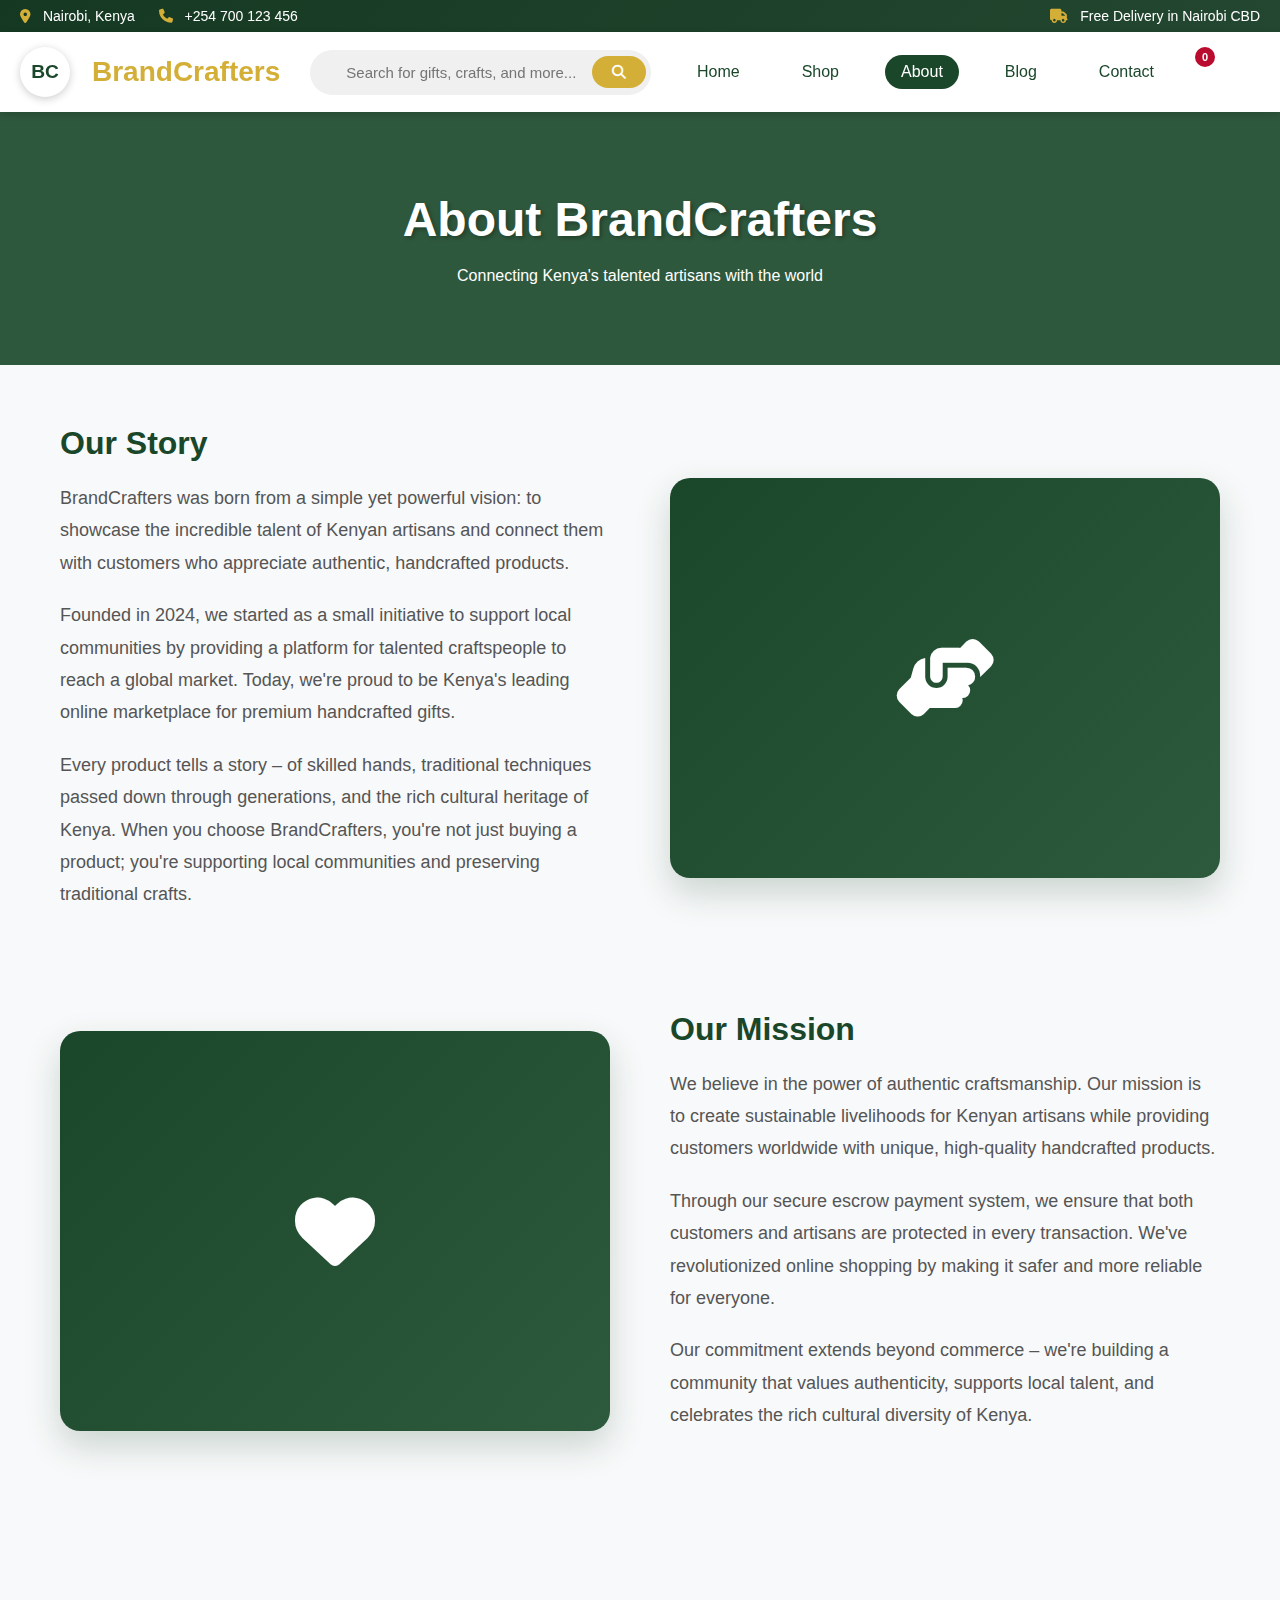
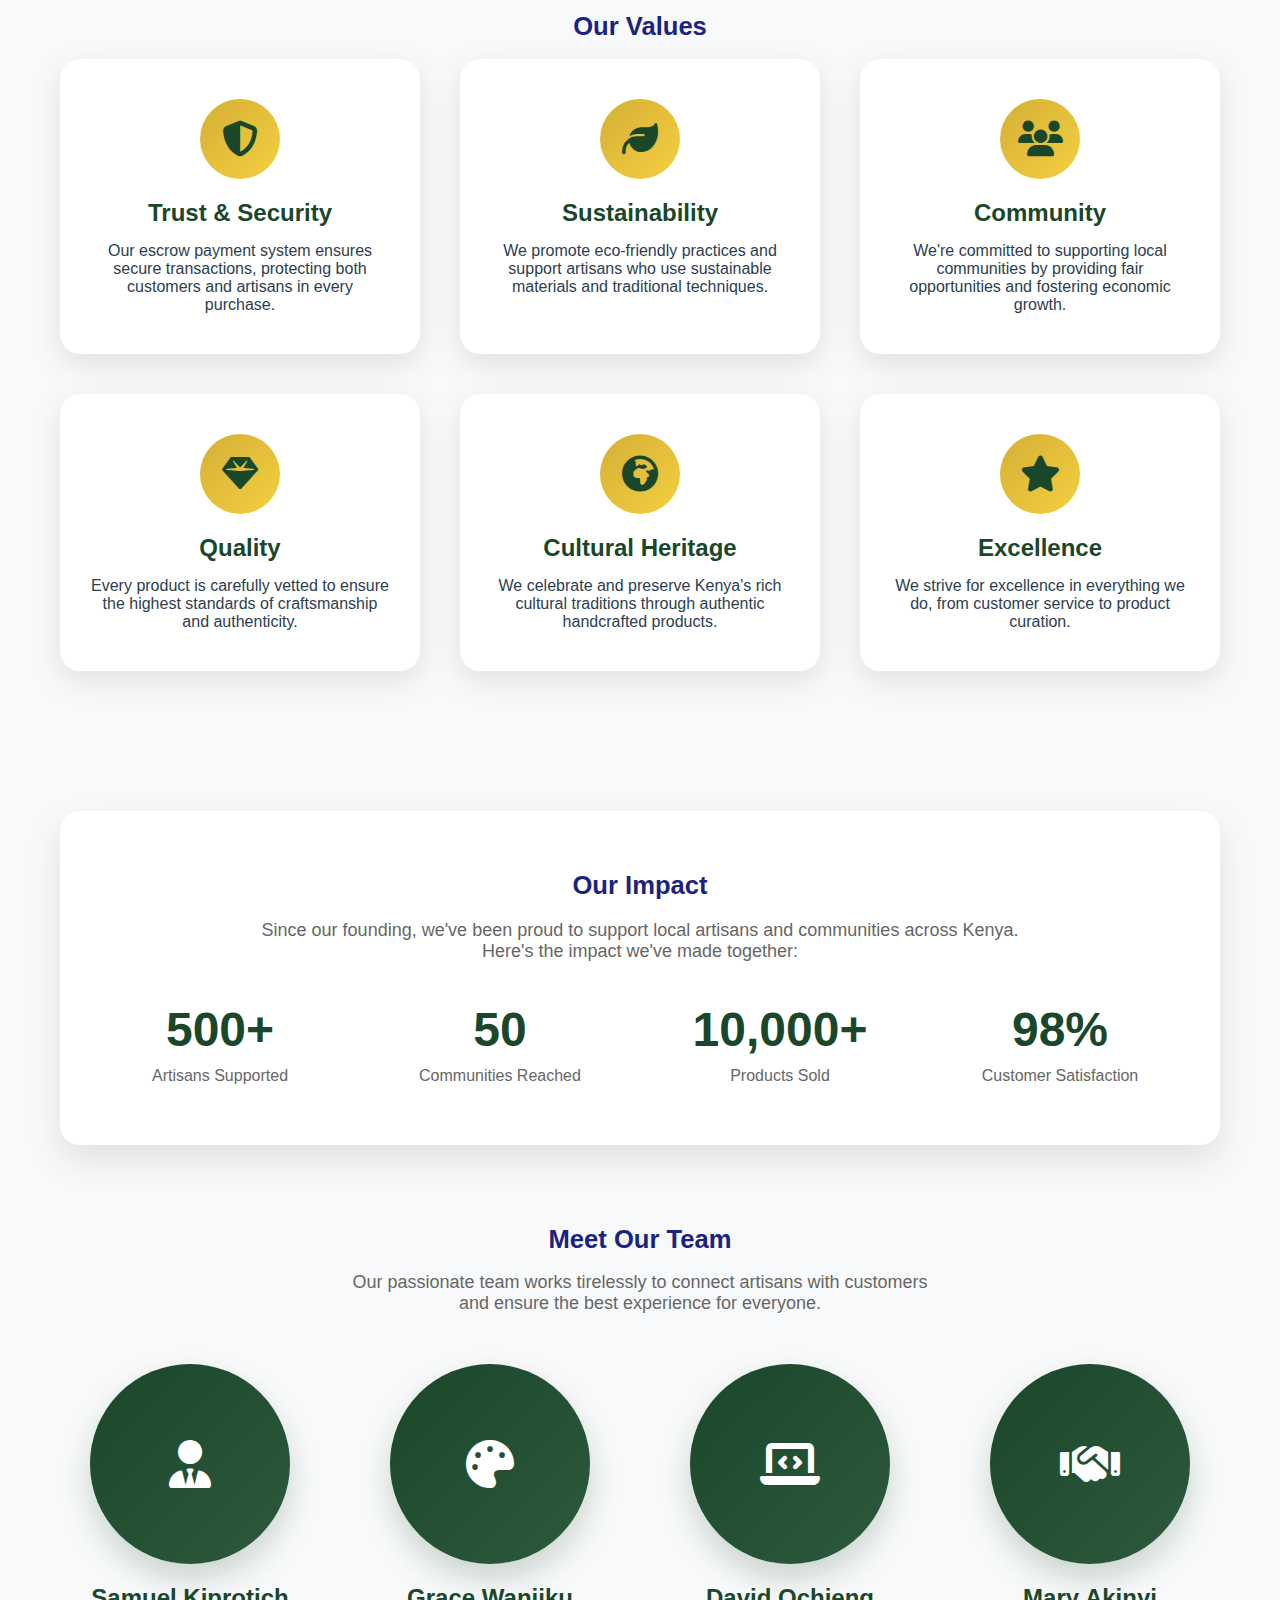
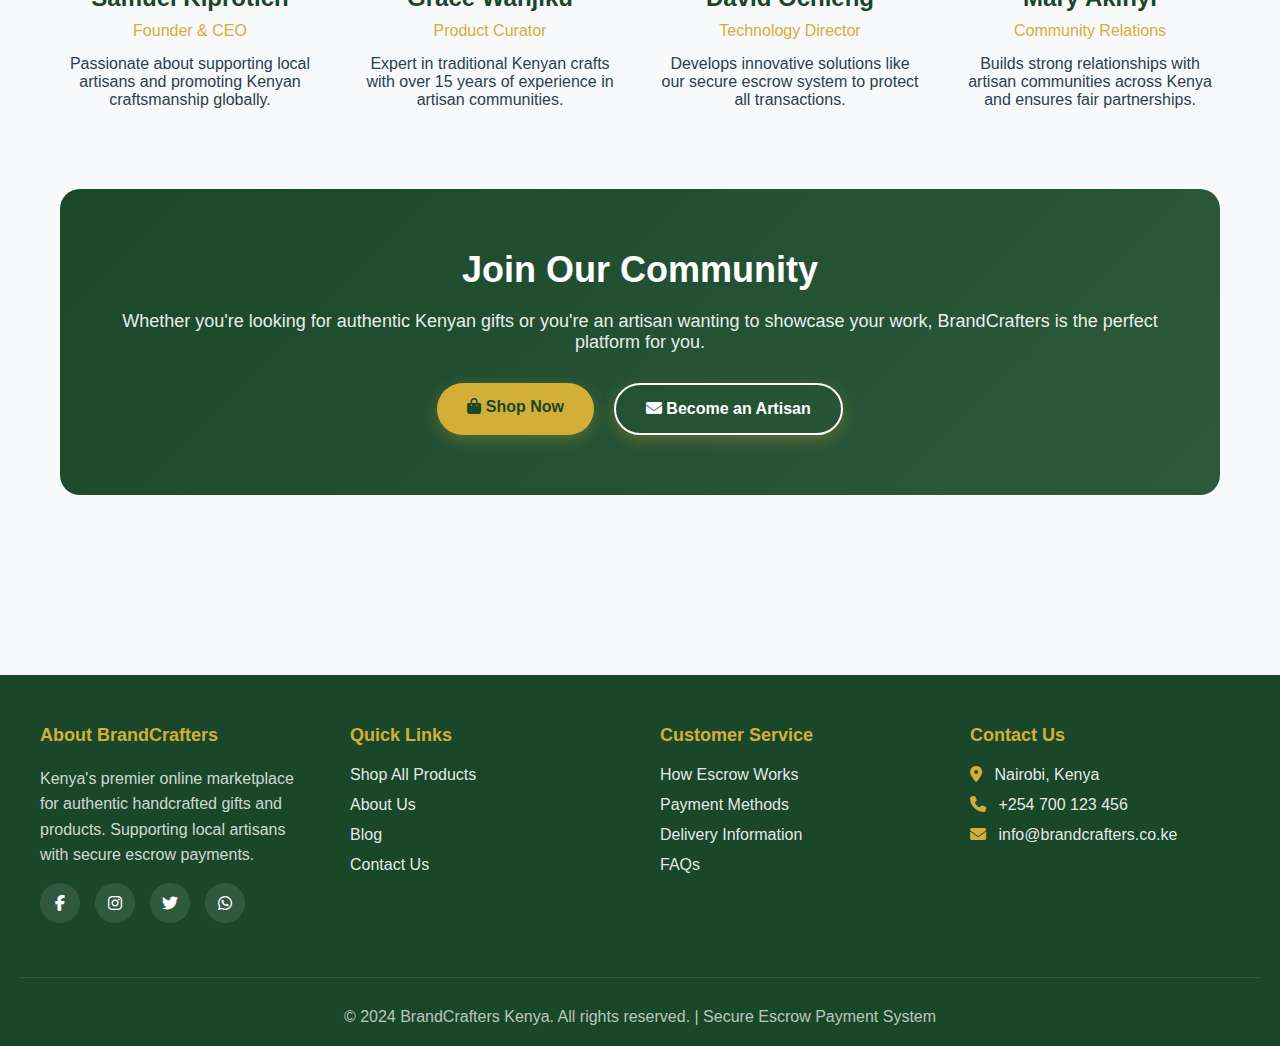
<file: about.html>
<!DOCTYPE html>
<html lang="en">
  <head>
    <meta charset="UTF-8" />
    <meta name="viewport" content="width=device-width, initial-scale=1.0" />
    <meta
      name="description"
      content="Learn about BrandCrafters - Kenya's premier marketplace for authentic handcrafted gifts and products"
    />
    <meta name="theme-color" content="#1a472a" />

    <!-- Performance optimizations -->
    <link rel="preconnect" href="https://cdnjs.cloudflare.com" crossorigin />
    <link rel="dns-prefetch" href="//cdnjs.cloudflare.com" />
    <link
      rel="preload"
      href="https://cdnjs.cloudflare.com/ajax/libs/font-awesome/6.4.0/css/all.min.css"
      as="style"
      onload="this.onload=null;this.rel='stylesheet'"
    />
    <noscript
      ><link
        rel="stylesheet"
        href="https://cdnjs.cloudflare.com/ajax/libs/font-awesome/6.4.0/css/all.min.css"
    /></noscript>

    <title>About Us - BrandCrafters Kenya</title>
    <link rel="stylesheet" href="styles.css" />

    <style>
      * {
        margin: 0;
        padding: 0;
        box-sizing: border-box;
      }

      :root {
        --primary-green: #1a472a;
        --secondary-gold: #d4af37;
        --kenyan-red: #ba0c2f;
        --light-bg: #f8f9fa;
        --dark-text: #2c3e50;
        --border-color: #e0e0e0;
      }

      body {
        font-family: "Segoe UI", Tahoma, Geneva, Verdana, sans-serif;
        background-color: var(--light-bg);
        color: var(--dark-text);
        overflow-x: hidden;
      }

      /* Header */
      header {
        background: linear-gradient(135deg, var(--primary-green), #2d5a3d);
        color: #fff;
        box-shadow: 0 2px 10px rgba(0, 0, 0, 0.1);
        position: sticky;
        top: 0;
        z-index: 1000;
      }

      .top-bar {
        background: rgba(0, 0, 0, 0.2);
        padding: 8px 0;
        font-size: 14px;
      }

      .top-bar .container {
        display: flex;
        justify-content: space-between;
        align-items: center;
        max-width: 1400px;
        margin: 0 auto;
        padding: 0 20px;
      }

      .top-bar i {
        color: var(--secondary-gold);
        margin-right: 8px;
      }

      nav {
        padding: 15px 0;
        background: white;
      }

      .nav-container {
        display: flex;
        justify-content: space-between;
        align-items: center;
        max-width: 1400px;
        margin: 0 auto;
        padding: 0 20px;
      }

      .nav-menu {
        display: flex;
        gap: 30px;
        align-items: center;
      }

      .nav-menu a {
        color: var(--primary-green);
        text-decoration: none;
        font-weight: 500;
        padding: 8px 16px;
        border-radius: 20px;
        transition: all 0.3s;
      }

      .nav-menu a:hover,
      .nav-menu a.active {
        background: var(--primary-green);
        color: white;
      }

      .logo {
        display: flex;
        align-items: center;
        font-size: 28px;
        font-weight: bold;
        color: var(--secondary-gold);
        text-decoration: none;
        gap: 12px;
      }

      .logo-icon {
        width: 50px;
        height: 50px;
        background: white;
        border-radius: 50%;
        display: flex;
        align-items: center;
        justify-content: center;
        font-weight: bold;
        color: var(--primary-green);
        box-shadow: 0 2px 8px rgba(0, 0, 0, 0.2);
      }

      .search-bar {
        flex: 1;
        max-width: 600px;
        margin: 0 30px;
        position: relative;
      }

      .search-bar input {
        width: 100%;
        padding: 12px 50px 12px 20px;
        border: none;
        border-radius: 25px;
        font-size: 15px;
        outline: none;
      }

      .search-bar .search-btn {
        position: absolute;
        right: 5px;
        top: 50%;
        transform: translateY(-50%);
        background: var(--secondary-gold);
        border: none;
        padding: 8px 20px;
        border-radius: 20px;
        cursor: pointer;
        color: white;
        transition: all 0.3s ease;
        font-size: 14px;
      }

      .nav-icons {
        display: flex;
        gap: 25px;
        align-items: center;
      }

      .nav-icon {
        position: relative;
        cursor: pointer;
        color: white;
        font-size: 20px;
        transition: color 0.3s;
      }

      .nav-icon:hover {
        color: var(--secondary-gold);
      }

      .badge {
        position: absolute;
        top: -8px;
        right: -10px;
        background: var(--kenyan-red);
        color: white;
        border-radius: 50%;
        width: 20px;
        height: 20px;
        display: flex;
        align-items: center;
        justify-content: center;
        font-size: 11px;
        font-weight: bold;
      }

      .container {
        max-width: 1400px;
        margin: 0 auto;
        padding: 0 20px;
      }

      /* Footer */
      footer {
        background: var(--primary-green);
        color: white;
        padding: 50px 20px 20px;
        margin-top: 60px;
      }

      .footer-grid {
        display: grid;
        grid-template-columns: repeat(auto-fit, minmax(250px, 1fr));
        gap: 40px;
        max-width: 1400px;
        margin: 0 auto 30px;
      }

      .footer-section h4 {
        color: var(--secondary-gold);
        margin-bottom: 20px;
        font-size: 18px;
      }

      .footer-section ul {
        list-style: none;
      }

      .footer-section ul li {
        margin-bottom: 12px;
      }

      .footer-section a {
        color: rgba(255, 255, 255, 0.8);
        text-decoration: none;
        transition: color 0.3s;
      }

      .footer-section a:hover {
        color: var(--secondary-gold);
      }

      .social-icons {
        display: flex;
        gap: 15px;
        margin-top: 15px;
      }

      .social-icon {
        width: 40px;
        height: 40px;
        background: rgba(255, 255, 255, 0.1);
        border-radius: 50%;
        display: flex;
        align-items: center;
        justify-content: center;
        cursor: pointer;
        transition: all 0.3s;
      }

      .social-icon:hover {
        background: var(--secondary-gold);
        transform: translateY(-3px);
      }

      .footer-bottom {
        text-align: center;
        padding-top: 30px;
        border-top: 1px solid rgba(255, 255, 255, 0.1);
        color: rgba(255, 255, 255, 0.7);
      }

      /* About page specific styles */
      .about-hero {
        background: linear-gradient(
            rgba(26, 71, 42, 0.9),
            rgba(26, 71, 42, 0.9)
          ),
          url('data:image/svg+xml,<svg xmlns="http://www.w3.org/2000/svg" viewBox="0 0 1200 600"><rect fill="%23e8f5e8" width="1200" height="600"/><path fill="%23d4edda" d="M0,600L40,583.3C80,567,160,533,240,508.3C320,483,400,467,480,458.3C560,450,640,450,720,441.7C800,433,880,417,960,408.3C1040,400,1120,400,1160,400L1200,400L1200,600L1160,600C1120,600,1040,600,960,600C880,600,800,600,720,600C640,600,560,600,480,600C400,600,320,600,240,600C160,600,80,600,40,600L0,600Z"/></svg>');
        background-size: cover;
        padding: 80px 20px;
        text-align: center;
        color: white;
      }

      .about-hero h1 {
        font-size: 48px;
        margin-bottom: 20px;
        text-shadow: 2px 2px 4px rgba(0, 0, 0, 0.3);
      }

      .about-content {
        max-width: 1200px;
        margin: 0 auto;
        padding: 60px 20px;
      }

      .about-grid {
        display: grid;
        grid-template-columns: 1fr 1fr;
        gap: 60px;
        margin-bottom: 80px;
        align-items: center;
      }

      .about-text h2 {
        color: var(--primary-green);
        font-size: 32px;
        margin-bottom: 20px;
      }

      .about-text p {
        font-size: 18px;
        line-height: 1.8;
        color: #555;
        margin-bottom: 20px;
      }

      .about-image {
        background: linear-gradient(135deg, var(--primary-green), #2d5a3d);
        border-radius: 20px;
        height: 400px;
        display: flex;
        align-items: center;
        justify-content: center;
        color: white;
        font-size: 80px;
        box-shadow: 0 15px 35px rgba(26, 71, 42, 0.2);
      }

      .values-section {
        background: var(--light-bg);
        padding: 80px 20px;
        margin: 60px -20px;
      }

      .values-grid {
        display: grid;
        grid-template-columns: repeat(auto-fit, minmax(300px, 1fr));
        gap: 40px;
        max-width: 1200px;
        margin: 0 auto;
      }

      .value-card {
        background: white;
        padding: 40px 30px;
        border-radius: 20px;
        text-align: center;
        box-shadow: 0 10px 30px rgba(0, 0, 0, 0.1);
        transition: transform 0.3s, box-shadow 0.3s;
      }

      .value-card:hover {
        transform: translateY(-10px);
        box-shadow: 0 20px 40px rgba(0, 0, 0, 0.15);
      }

      .value-icon {
        width: 80px;
        height: 80px;
        background: linear-gradient(135deg, var(--secondary-gold), #f4d03f);
        border-radius: 50%;
        display: flex;
        align-items: center;
        justify-content: center;
        font-size: 36px;
        color: var(--primary-green);
        margin: 0 auto 20px;
      }

      .value-card h3 {
        color: var(--primary-green);
        font-size: 24px;
        margin-bottom: 15px;
      }

      .team-section {
        text-align: center;
        margin: 80px 0;
      }

      .team-grid {
        display: grid;
        grid-template-columns: repeat(auto-fit, minmax(250px, 1fr));
        gap: 40px;
        margin-top: 50px;
      }

      .team-member {
        text-align: center;
      }

      .member-photo {
        width: 200px;
        height: 200px;
        border-radius: 50%;
        background: linear-gradient(135deg, var(--primary-green), #2d5a3d);
        margin: 0 auto 20px;
        display: flex;
        align-items: center;
        justify-content: center;
        color: white;
        font-size: 48px;
        box-shadow: 0 15px 30px rgba(26, 71, 42, 0.2);
      }

      .member-name {
        font-size: 24px;
        color: var(--primary-green);
        font-weight: 600;
        margin-bottom: 10px;
      }

      .member-role {
        color: var(--secondary-gold);
        font-size: 16px;
        font-weight: 500;
        margin-bottom: 15px;
      }

      .artisan-section {
        background: white;
        border-radius: 20px;
        padding: 60px 40px;
        box-shadow: 0 15px 35px rgba(0, 0, 0, 0.1);
        margin: 60px 0;
      }

      .artisan-stats {
        display: grid;
        grid-template-columns: repeat(auto-fit, minmax(200px, 1fr));
        gap: 40px;
        margin-top: 40px;
      }

      .stat-item {
        text-align: center;
      }

      .stat-number {
        font-size: 48px;
        font-weight: bold;
        color: var(--primary-green);
        display: block;
      }

      .stat-label {
        color: #666;
        font-size: 16px;
        margin-top: 10px;
      }

      .cta-section {
        background: linear-gradient(135deg, var(--primary-green), #2d5a3d);
        color: white;
        padding: 60px 40px;
        border-radius: 20px;
        text-align: center;
        margin: 60px 0;
      }

      .cta-section h2 {
        font-size: 36px;
        margin-bottom: 20px;
      }

      .cta-section p {
        font-size: 18px;
        margin-bottom: 30px;
        opacity: 0.9;
      }

      .cta-buttons {
        display: flex;
        gap: 20px;
        justify-content: center;
        flex-wrap: wrap;
      }

      .cta-button {
        background: var(--secondary-gold);
        color: var(--primary-green);
        padding: 15px 30px;
        border-radius: 30px;
        text-decoration: none;
        font-weight: 600;
        font-size: 16px;
        transition: all 0.3s;
        box-shadow: 0 5px 15px rgba(212, 175, 55, 0.3);
      }

      .cta-button:hover {
        transform: translateY(-2px);
        box-shadow: 0 8px 20px rgba(212, 175, 55, 0.4);
      }

      .cta-button.secondary {
        background: transparent;
        border: 2px solid white;
        color: white;
      }

      .cta-button.secondary:hover {
        background: white;
        color: var(--primary-green);
      }

      /* Responsive */
      @media (max-width: 768px) {
        .nav-container {
          flex-wrap: wrap;
          gap: 15px;
        }

        .nav-menu {
          order: 3;
          width: 100%;
          justify-content: center;
          flex-wrap: wrap;
          gap: 15px;
        }

        .search-bar {
          flex: 1;
          min-width: 200px;
          margin: 0;
        }

        .about-hero h1 {
          font-size: 32px;
        }

        .about-grid {
          grid-template-columns: 1fr;
          gap: 40px;
        }

        .about-text h2 {
          font-size: 24px;
        }

        .values-section {
          margin: 40px -20px;
          padding: 60px 20px;
        }

        .cta-buttons {
          flex-direction: column;
          align-items: center;
        }

        .cta-button {
          width: 200px;
        }
      }
    </style>
  </head>
  <body>
    <!-- Header -->
    <header>
      <div class="top-bar">
        <div class="container">
          <div>
            <i class="fas fa-map-marker-alt"></i>
            <span>Nairobi, Kenya</span>
            <span style="margin-left: 20px">
              <i class="fas fa-phone"></i>
              <span>+254 700 123 456</span>
            </span>
          </div>
          <div>
            <i class="fas fa-truck"></i>
            <span>Free Delivery in Nairobi CBD</span>
          </div>
        </div>
      </div>

      <nav>
        <div class="nav-container">
          <a href="index.html" class="logo">
            <div class="logo-icon">BC</div>
            <span>BrandCrafters</span>
          </a>

          <div class="search-bar">
            <input
              type="text"
              placeholder="Search for gifts, crafts, and more..."
            />
            <button type="button" class="search-btn">
              <i class="fas fa-search"></i>
            </button>
          </div>

          <div class="nav-menu">
            <a href="index.html">Home</a>
            <a href="shop.html">Shop</a>
            <a href="about.html" class="active">About</a>
            <a href="blog.html">Blog</a>
            <a href="contact.html">Contact</a>
          </div>

          <div class="nav-icons">
            <div class="nav-icon">
              <i class="fas fa-shopping-cart"></i>
              <span class="badge">0</span>
            </div>
            <div class="nav-icon">
              <i class="fas fa-user"></i>
            </div>
          </div>
        </div>
      </nav>
    </header>

    <!-- Hero Section -->
    <section class="about-hero">
      <h1>About BrandCrafters</h1>
      <p>Connecting Kenya's talented artisans with the world</p>
    </section>

    <!-- Main Content -->
    <main class="about-content">
      <!-- Our Story -->
      <div class="about-grid">
        <div class="about-text">
          <h2>Our Story</h2>
          <p>
            BrandCrafters was born from a simple yet powerful vision: to
            showcase the incredible talent of Kenyan artisans and connect them
            with customers who appreciate authentic, handcrafted products.
          </p>
          <p>
            Founded in 2024, we started as a small initiative to support local
            communities by providing a platform for talented craftspeople to
            reach a global market. Today, we're proud to be Kenya's leading
            online marketplace for premium handcrafted gifts.
          </p>
          <p>
            Every product tells a story – of skilled hands, traditional
            techniques passed down through generations, and the rich cultural
            heritage of Kenya. When you choose BrandCrafters, you're not just
            buying a product; you're supporting local communities and preserving
            traditional crafts.
          </p>
        </div>
        <div class="about-image">
          <i class="fas fa-hands-helping"></i>
        </div>
      </div>

      <!-- Our Mission -->
      <div class="about-grid">
        <div class="about-image">
          <i class="fas fa-heart"></i>
        </div>
        <div class="about-text">
          <h2>Our Mission</h2>
          <p>
            We believe in the power of authentic craftsmanship. Our mission is
            to create sustainable livelihoods for Kenyan artisans while
            providing customers worldwide with unique, high-quality handcrafted
            products.
          </p>
          <p>
            Through our secure escrow payment system, we ensure that both
            customers and artisans are protected in every transaction. We've
            revolutionized online shopping by making it safer and more reliable
            for everyone.
          </p>
          <p>
            Our commitment extends beyond commerce – we're building a community
            that values authenticity, supports local talent, and celebrates the
            rich cultural diversity of Kenya.
          </p>
        </div>
      </div>

      <!-- Values Section -->
      <section class="values-section">
        <h2 class="section-title">Our Values</h2>
        <div class="values-grid">
          <div class="value-card">
            <div class="value-icon">
              <i class="fas fa-shield-alt"></i>
            </div>
            <h3>Trust & Security</h3>
            <p>
              Our escrow payment system ensures secure transactions, protecting
              both customers and artisans in every purchase.
            </p>
          </div>

          <div class="value-card">
            <div class="value-icon">
              <i class="fas fa-leaf"></i>
            </div>
            <h3>Sustainability</h3>
            <p>
              We promote eco-friendly practices and support artisans who use
              sustainable materials and traditional techniques.
            </p>
          </div>

          <div class="value-card">
            <div class="value-icon">
              <i class="fas fa-users"></i>
            </div>
            <h3>Community</h3>
            <p>
              We're committed to supporting local communities by providing fair
              opportunities and fostering economic growth.
            </p>
          </div>

          <div class="value-card">
            <div class="value-icon">
              <i class="fas fa-gem"></i>
            </div>
            <h3>Quality</h3>
            <p>
              Every product is carefully vetted to ensure the highest standards
              of craftsmanship and authenticity.
            </p>
          </div>

          <div class="value-card">
            <div class="value-icon">
              <i class="fas fa-globe-africa"></i>
            </div>
            <h3>Cultural Heritage</h3>
            <p>
              We celebrate and preserve Kenya's rich cultural traditions through
              authentic handcrafted products.
            </p>
          </div>

          <div class="value-card">
            <div class="value-icon">
              <i class="fas fa-star"></i>
            </div>
            <h3>Excellence</h3>
            <p>
              We strive for excellence in everything we do, from customer
              service to product curation.
            </p>
          </div>
        </div>
      </section>

      <!-- Artisan Impact -->
      <section class="artisan-section">
        <h2 class="section-title" style="margin-bottom: 20px">Our Impact</h2>
        <p
          style="
            text-align: center;
            font-size: 18px;
            color: #666;
            max-width: 800px;
            margin: 0 auto;
          "
        >
          Since our founding, we've been proud to support local artisans and
          communities across Kenya. Here's the impact we've made together:
        </p>

        <div class="artisan-stats">
          <div class="stat-item">
            <span class="stat-number">500+</span>
            <div class="stat-label">Artisans Supported</div>
          </div>
          <div class="stat-item">
            <span class="stat-number">50</span>
            <div class="stat-label">Communities Reached</div>
          </div>
          <div class="stat-item">
            <span class="stat-number">10,000+</span>
            <div class="stat-label">Products Sold</div>
          </div>
          <div class="stat-item">
            <span class="stat-number">98%</span>
            <div class="stat-label">Customer Satisfaction</div>
          </div>
        </div>
      </section>

      <!-- Team Section -->
      <section class="team-section">
        <h2 class="section-title">Meet Our Team</h2>
        <p
          style="
            font-size: 18px;
            color: #666;
            max-width: 600px;
            margin: 0 auto 40px;
          "
        >
          Our passionate team works tirelessly to connect artisans with
          customers and ensure the best experience for everyone.
        </p>

        <div class="team-grid">
          <div class="team-member">
            <div class="member-photo">
              <i class="fas fa-user-tie"></i>
            </div>
            <div class="member-name">Samuel Kiprotich</div>
            <div class="member-role">Founder & CEO</div>
            <p>
              Passionate about supporting local artisans and promoting Kenyan
              craftsmanship globally.
            </p>
          </div>

          <div class="team-member">
            <div class="member-photo">
              <i class="fas fa-palette"></i>
            </div>
            <div class="member-name">Grace Wanjiku</div>
            <div class="member-role">Product Curator</div>
            <p>
              Expert in traditional Kenyan crafts with over 15 years of
              experience in artisan communities.
            </p>
          </div>

          <div class="team-member">
            <div class="member-photo">
              <i class="fas fa-laptop-code"></i>
            </div>
            <div class="member-name">David Ochieng</div>
            <div class="member-role">Technology Director</div>
            <p>
              Develops innovative solutions like our secure escrow system to
              protect all transactions.
            </p>
          </div>

          <div class="team-member">
            <div class="member-photo">
              <i class="fas fa-handshake"></i>
            </div>
            <div class="member-name">Mary Akinyi</div>
            <div class="member-role">Community Relations</div>
            <p>
              Builds strong relationships with artisan communities across Kenya
              and ensures fair partnerships.
            </p>
          </div>
        </div>
      </section>

      <!-- Call to Action -->
      <section class="cta-section">
        <h2>Join Our Community</h2>
        <p>
          Whether you're looking for authentic Kenyan gifts or you're an artisan
          wanting to showcase your work, BrandCrafters is the perfect platform
          for you.
        </p>
        <div class="cta-buttons">
          <a href="shop.html" class="cta-button">
            <i class="fas fa-shopping-bag"></i> Shop Now
          </a>
          <a href="contact.html" class="cta-button secondary">
            <i class="fas fa-envelope"></i> Become an Artisan
          </a>
        </div>
      </section>
    </main>

    <!-- Footer -->
    <footer>
      <div class="footer-grid">
        <div class="footer-section">
          <h4>About BrandCrafters</h4>
          <p style="color: rgba(255, 255, 255, 0.8); line-height: 1.6">
            Kenya's premier online marketplace for authentic handcrafted gifts
            and products. Supporting local artisans with secure escrow payments.
          </p>
          <div class="social-icons">
            <div class="social-icon"><i class="fab fa-facebook-f"></i></div>
            <div class="social-icon"><i class="fab fa-instagram"></i></div>
            <div class="social-icon"><i class="fab fa-twitter"></i></div>
            <div class="social-icon"><i class="fab fa-whatsapp"></i></div>
          </div>
        </div>

        <div class="footer-section">
          <h4>Quick Links</h4>
          <ul>
            <li><a href="shop.html">Shop All Products</a></li>
            <li><a href="about.html">About Us</a></li>
            <li><a href="blog.html">Blog</a></li>
            <li><a href="contact.html">Contact Us</a></li>
          </ul>
        </div>

        <div class="footer-section">
          <h4>Customer Service</h4>
          <ul>
            <li><a href="#">How Escrow Works</a></li>
            <li><a href="#">Payment Methods</a></li>
            <li><a href="#">Delivery Information</a></li>
            <li><a href="#">FAQs</a></li>
          </ul>
        </div>

        <div class="footer-section">
          <h4>Contact Us</h4>
          <ul>
            <li>
              <i
                class="fas fa-map-marker-alt"
                style="color: var(--secondary-gold); margin-right: 8px"
              ></i>
              Nairobi, Kenya
            </li>
            <li>
              <i
                class="fas fa-phone"
                style="color: var(--secondary-gold); margin-right: 8px"
              ></i>
              +254 700 123 456
            </li>
            <li>
              <i
                class="fas fa-envelope"
                style="color: var(--secondary-gold); margin-right: 8px"
              ></i>
              info@brandcrafters.co.ke
            </li>
          </ul>
        </div>
      </div>

      <div class="footer-bottom">
        <p>
          &copy; 2024 BrandCrafters Kenya. All rights reserved. | Secure Escrow
          Payment System
        </p>
      </div>
    </footer>

    <script>
      // Simple navigation highlighting
      document.addEventListener("DOMContentLoaded", function () {
        // Add navigation menu styles
        const style = document.createElement("style");
        style.textContent = `
                .nav-menu {
                    display: flex;
                    gap: 30px;
                    align-items: center;
                }
                
                // .nav-menu a {
                //     color: white;
                //     text-decoration: none;
                //     font-weight: 500;
                //     padding: 8px 16px;
                //     border-radius: 20px;
                //     transition: all 0.3s;
                // }
                
                // .nav-menu a:hover,
                // .nav-menu a.active {
                //     background: var(--primary-green);
                //     color: white;
                // }
                
                @media (max-width: 768px) {
                    .nav-container {
                        flex-wrap: wrap;
                        gap: 15px;
                    }
                    
                    .nav-menu {
                        order: 3;
                        width: 100%;
                        justify-content: center;
                        flex-wrap: wrap;
                        gap: 15px;
                    }
                    
                    .search-bar {
                        flex: 1;
                        min-width: 200px;
                    }
                }
            `;
        document.head.appendChild(style);
      });
    </script>
  </body>
</html>
</file>
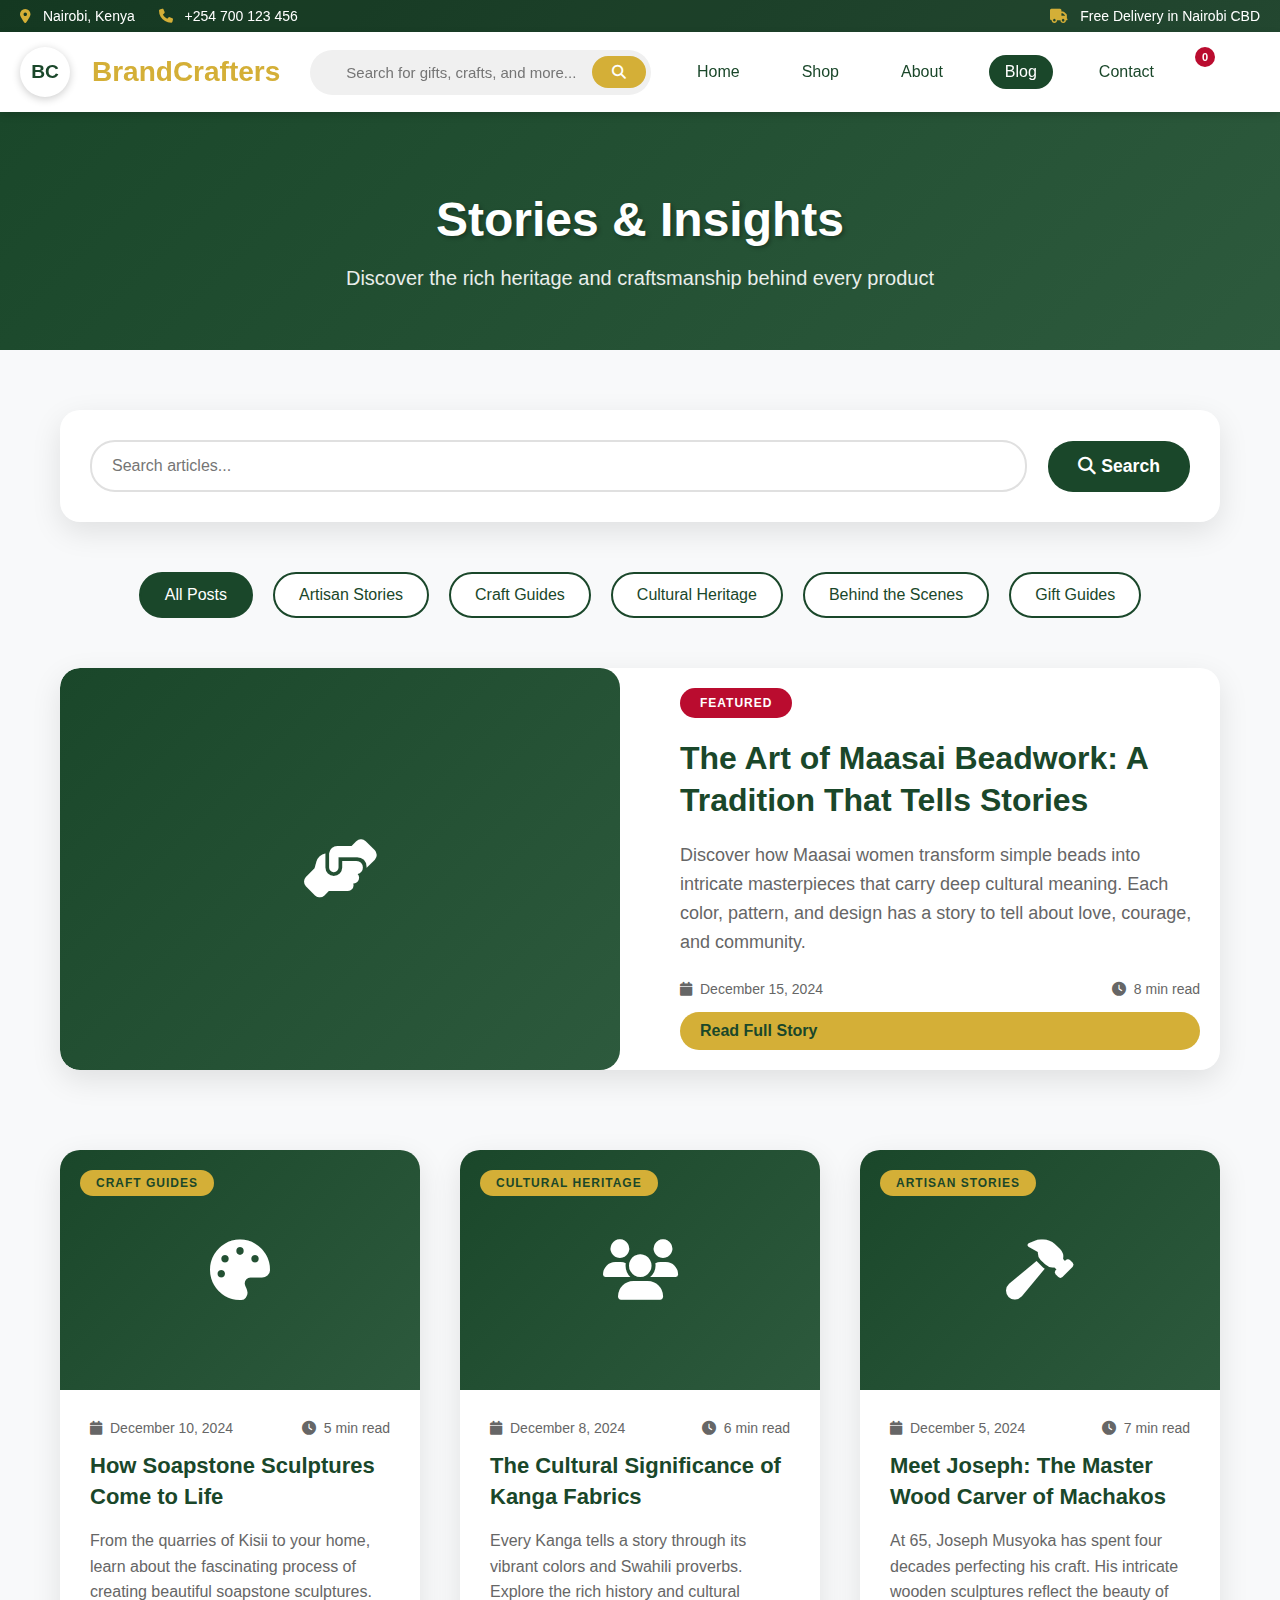
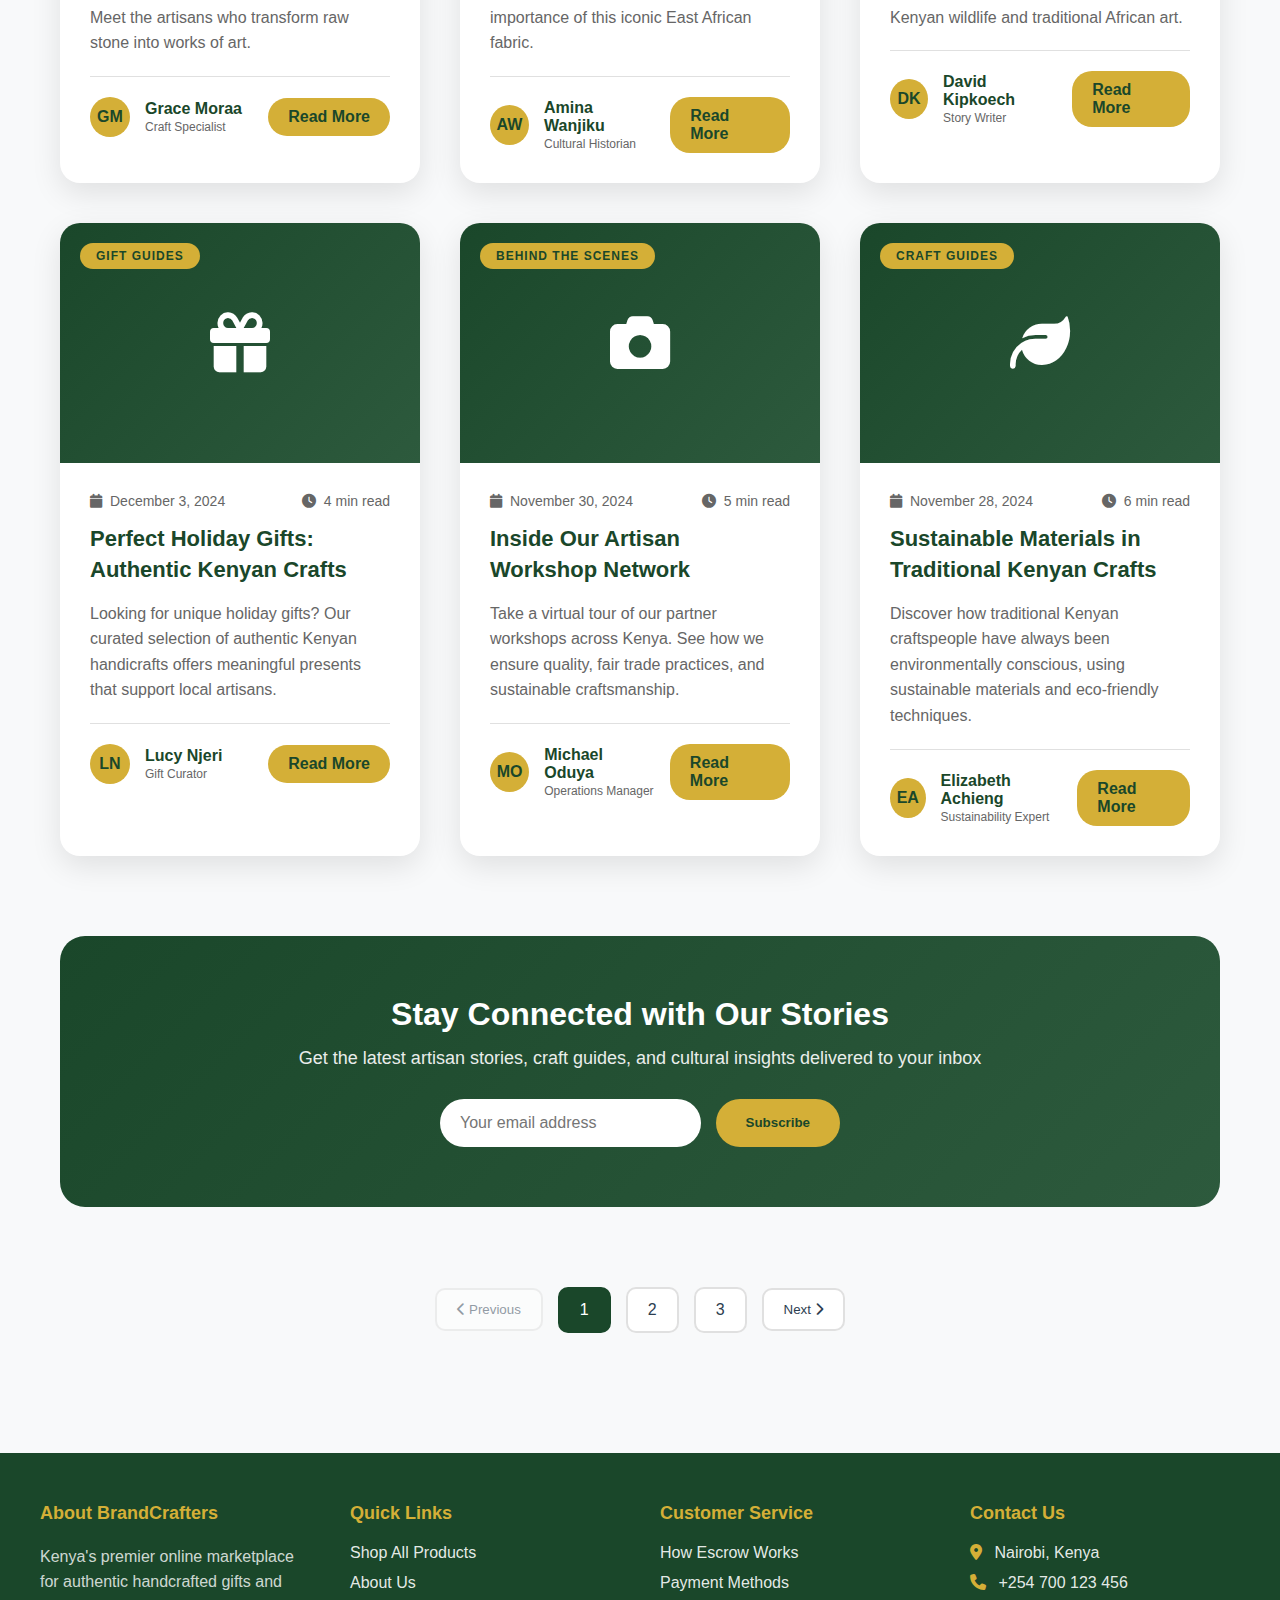
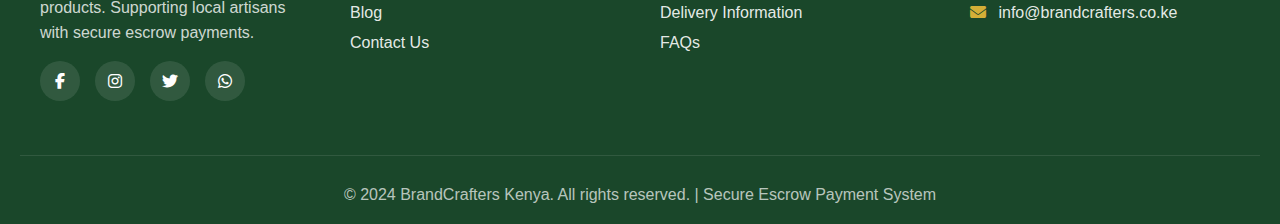
<file: blog.html>
<!DOCTYPE html>
<html lang="en">
  <head>
    <meta charset="UTF-8" />
    <meta name="viewport" content="width=device-width, initial-scale=1.0" />
    <meta
      name="description"
      content="Discover stories about Kenyan crafts, artisan techniques, and cultural heritage at the BrandCrafters blog"
    />
    <meta name="theme-color" content="#1a472a" />

    <!-- Performance optimizations -->
    <link rel="preconnect" href="https://cdnjs.cloudflare.com" crossorigin />
    <link rel="dns-prefetch" href="//cdnjs.cloudflare.com" />
    <link
      rel="preload"
      href="https://cdnjs.cloudflare.com/ajax/libs/font-awesome/6.4.0/css/all.min.css"
      as="style"
      onload="this.onload=null;this.rel='stylesheet'"
    />
    <noscript
      ><link
        rel="stylesheet"
        href="https://cdnjs.cloudflare.com/ajax/libs/font-awesome/6.4.0/css/all.min.css"
    /></noscript>

    <title>Blog - Stories & Insights | BrandCrafters Kenya</title>
    <link rel="stylesheet" href="styles.css" />

    <style>
      * {
        margin: 0;
        padding: 0;
        box-sizing: border-box;
      }

      :root {
        --primary-green: #1a472a;
        --secondary-gold: #d4af37;
        --kenyan-red: #ba0c2f;
        --light-bg: #f8f9fa;
        --dark-text: #2c3e50;
        --border-color: #e0e0e0;
      }

      body {
        font-family: "Segoe UI", Tahoma, Geneva, Verdana, sans-serif;
        background-color: var(--light-bg);
        color: var(--dark-text);
        overflow-x: hidden;
      }

      /* Header */
      header {
        background: linear-gradient(135deg, var(--primary-green), #2d5a3d);
        color: #fff;
        box-shadow: 0 2px 10px rgba(0, 0, 0, 0.1);
        position: sticky;
        top: 0;
        z-index: 1000;
      }

      .top-bar {
        background: rgba(0, 0, 0, 0.2);
        padding: 8px 0;
        font-size: 14px;
      }

      .top-bar .container {
        display: flex;
        justify-content: space-between;
        align-items: center;
        max-width: 1400px;
        margin: 0 auto;
        padding: 0 20px;
      }

      .top-bar i {
        color: var(--secondary-gold);
        margin-right: 8px;
      }

      nav {
        padding: 15px 0;
        background: white;
      }

      .nav-container {
        display: flex;
        justify-content: space-between;
        align-items: center;
        max-width: 1400px;
        margin: 0 auto;
        padding: 0 20px;
      }

      .nav-menu {
        display: flex;
        gap: 30px;
        align-items: center;
      }

      .nav-menu a {
        color: var(--primary-green);
        text-decoration: none;
        font-weight: 500;
        padding: 8px 16px;
        border-radius: 20px;
        transition: all 0.3s;
      }

      .nav-menu a:hover,
      .nav-menu a.active {
        background: var(--primary-green);
        color: white;
      }

      .logo {
        display: flex;
        align-items: center;
        font-size: 28px;
        font-weight: bold;
        color: var(--secondary-gold);
        text-decoration: none;
        gap: 12px;
      }

      .logo-icon {
        width: 50px;
        height: 50px;
        background: white;
        border-radius: 50%;
        display: flex;
        align-items: center;
        justify-content: center;
        font-weight: bold;
        color: var(--primary-green);
        box-shadow: 0 2px 8px rgba(0, 0, 0, 0.2);
      }

      .search-bar {
        flex: 1;
        max-width: 600px;
        margin: 0 30px;
        position: relative;
      }

      .search-bar input {
        width: 100%;
        padding: 12px 50px 12px 20px;
        border: none;
        border-radius: 25px;
        font-size: 15px;
        outline: none;
      }

      .search-bar .search-btn {
        position: absolute;
        right: 5px;
        top: 50%;
        transform: translateY(-50%);
        background: var(--secondary-gold);
        border: none;
        padding: 8px 20px;
        border-radius: 20px;
        cursor: pointer;
        color: white;
        transition: all 0.3s ease;
        font-size: 14px;
      }

      .nav-icons {
        display: flex;
        gap: 25px;
        align-items: center;
      }

      .nav-icon {
        position: relative;
        cursor: pointer;
        color: white;
        font-size: 20px;
        transition: color 0.3s;
      }

      .nav-icon:hover {
        color: var(--secondary-gold);
      }

      .badge {
        position: absolute;
        top: -8px;
        right: -10px;
        background: var(--kenyan-red);
        color: white;
        border-radius: 50%;
        width: 20px;
        height: 20px;
        display: flex;
        align-items: center;
        justify-content: center;
        font-size: 11px;
        font-weight: bold;
      }

      .container {
        max-width: 1400px;
        margin: 0 auto;
        padding: 0 20px;
      }

      /* Footer */
      footer {
        background: var(--primary-green);
        color: white;
        padding: 50px 20px 20px;
        margin-top: 60px;
      }

      .footer-grid {
        display: grid;
        grid-template-columns: repeat(auto-fit, minmax(250px, 1fr));
        gap: 40px;
        max-width: 1400px;
        margin: 0 auto 30px;
      }

      .footer-section h4 {
        color: var(--secondary-gold);
        margin-bottom: 20px;
        font-size: 18px;
      }

      .footer-section ul {
        list-style: none;
      }

      .footer-section ul li {
        margin-bottom: 12px;
      }

      .footer-section a {
        color: rgba(255, 255, 255, 0.8);
        text-decoration: none;
        transition: color 0.3s;
      }

      .footer-section a:hover {
        color: var(--secondary-gold);
      }

      .social-icons {
        display: flex;
        gap: 15px;
        margin-top: 15px;
      }

      .social-icon {
        width: 40px;
        height: 40px;
        background: rgba(255, 255, 255, 0.1);
        border-radius: 50%;
        display: flex;
        align-items: center;
        justify-content: center;
        cursor: pointer;
        transition: all 0.3s;
      }

      .social-icon:hover {
        background: var(--secondary-gold);
        transform: translateY(-3px);
      }

      .footer-bottom {
        text-align: center;
        padding-top: 30px;
        border-top: 1px solid rgba(255, 255, 255, 0.1);
        color: rgba(255, 255, 255, 0.7);
      }

      /* Blog page specific styles */
      .blog-header {
        background: linear-gradient(135deg, var(--primary-green), #2d5a3d);
        color: white;
        padding: 80px 20px 60px;
        text-align: center;
      }

      .blog-header h1 {
        font-size: 48px;
        margin-bottom: 20px;
        text-shadow: 2px 2px 4px rgba(0, 0, 0, 0.3);
      }

      .blog-header p {
        font-size: 20px;
        opacity: 0.9;
        max-width: 600px;
        margin: 0 auto;
      }

      .blog-container {
        max-width: 1200px;
        margin: 0 auto;
        padding: 60px 20px;
      }

      .blog-categories {
        display: flex;
        justify-content: center;
        gap: 20px;
        margin-bottom: 50px;
        flex-wrap: wrap;
      }

      .category-tab {
        padding: 12px 24px;
        background: white;
        border: 2px solid var(--primary-green);
        color: var(--primary-green);
        border-radius: 25px;
        text-decoration: none;
        transition: all 0.3s;
        font-weight: 500;
      }

      .category-tab:hover,
      .category-tab.active {
        background: var(--primary-green);
        color: white;
      }

      .blog-grid {
        display: grid;
        grid-template-columns: repeat(auto-fit, minmax(350px, 1fr));
        gap: 40px;
        margin-bottom: 60px;
      }

      .blog-card {
        background: white;
        border-radius: 20px;
        overflow: hidden;
        box-shadow: 0 10px 30px rgba(0, 0, 0, 0.1);
        transition: transform 0.3s, box-shadow 0.3s;
        cursor: pointer;
      }

      .blog-card:hover {
        transform: translateY(-10px);
        box-shadow: 0 20px 40px rgba(0, 0, 0, 0.15);
      }

      .blog-image {
        width: 100%;
        height: 240px;
        background: linear-gradient(135deg, var(--primary-green), #2d5a3d);
        display: flex;
        align-items: center;
        justify-content: center;
        color: white;
        font-size: 60px;
        position: relative;
      }

      .blog-category-badge {
        position: absolute;
        top: 20px;
        left: 20px;
        background: var(--secondary-gold);
        color: var(--primary-green);
        padding: 6px 16px;
        border-radius: 20px;
        font-size: 12px;
        font-weight: bold;
        text-transform: uppercase;
        letter-spacing: 1px;
      }

      .blog-content {
        padding: 30px;
      }

      .blog-meta {
        display: flex;
        justify-content: space-between;
        align-items: center;
        margin-bottom: 15px;
        font-size: 14px;
        color: #666;
      }

      .blog-date {
        display: flex;
        align-items: center;
        gap: 8px;
      }

      .read-time {
        display: flex;
        align-items: center;
        gap: 8px;
      }

      .blog-title {
        font-size: 22px;
        font-weight: 600;
        color: var(--primary-green);
        margin-bottom: 15px;
        line-height: 1.4;
      }

      .blog-excerpt {
        color: #666;
        line-height: 1.6;
        margin-bottom: 20px;
      }

      .blog-author {
        display: flex;
        align-items: center;
        gap: 15px;
        margin-top: 20px;
        padding-top: 20px;
        border-top: 1px solid var(--border-color);
      }

      .author-avatar {
        width: 40px;
        height: 40px;
        background: var(--secondary-gold);
        color: var(--primary-green);
        border-radius: 50%;
        display: flex;
        align-items: center;
        justify-content: center;
        font-weight: bold;
      }

      .author-info {
        flex-grow: 1;
      }

      .author-name {
        font-weight: 600;
        color: var(--primary-green);
        margin-bottom: 2px;
      }

      .author-role {
        font-size: 12px;
        color: #666;
      }

      .read-more {
        background: var(--secondary-gold);
        color: var(--primary-green);
        padding: 10px 20px;
        border: none;
        border-radius: 20px;
        font-weight: 600;
        cursor: pointer;
        transition: all 0.3s;
        text-decoration: none;
        display: inline-block;
      }

      .read-more:hover {
        background: var(--primary-green);
        color: white;
        transform: scale(1.05);
      }

      .featured-post {
        grid-column: 1 / -1;
        display: grid;
        grid-template-columns: 1fr 1fr;
        gap: 40px;
        margin-bottom: 40px;
      }

      .featured-post .blog-image {
        height: 100%;
        min-height: 300px;
        border-radius: 20px;
      }

      .featured-content {
        display: flex;
        flex-direction: column;
        justify-content: center;
        padding: 20px;
      }

      .featured-badge {
        background: var(--kenyan-red);
        color: white;
        padding: 8px 20px;
        border-radius: 25px;
        font-size: 12px;
        font-weight: bold;
        text-transform: uppercase;
        letter-spacing: 1px;
        display: inline-block;
        margin-bottom: 20px;
        width: fit-content;
      }

      .featured-title {
        font-size: 32px;
        font-weight: 700;
        color: var(--primary-green);
        margin-bottom: 20px;
        line-height: 1.3;
      }

      .featured-excerpt {
        font-size: 18px;
        color: #666;
        line-height: 1.6;
        margin-bottom: 25px;
      }

      .newsletter-section {
        background: linear-gradient(135deg, var(--primary-green), #2d5a3d);
        color: white;
        padding: 60px 40px;
        border-radius: 25px;
        text-align: center;
        margin: 80px 0;
      }

      .newsletter-section h3 {
        font-size: 32px;
        margin-bottom: 15px;
      }

      .newsletter-section p {
        font-size: 18px;
        margin-bottom: 30px;
        opacity: 0.9;
      }

      .newsletter-form {
        display: flex;
        max-width: 400px;
        margin: 0 auto;
        gap: 15px;
      }

      .newsletter-input {
        flex: 1;
        padding: 15px 20px;
        border: none;
        border-radius: 25px;
        font-size: 16px;
        outline: none;
      }

      .newsletter-btn {
        background: var(--secondary-gold);
        color: var(--primary-green);
        border: none;
        padding: 15px 30px;
        border-radius: 25px;
        font-weight: 600;
        cursor: pointer;
        transition: all 0.3s;
        white-space: nowrap;
      }

      .newsletter-btn:hover {
        transform: scale(1.05);
        box-shadow: 0 5px 15px rgba(212, 175, 55, 0.4);
      }

      .pagination {
        display: flex;
        justify-content: center;
        align-items: center;
        gap: 15px;
        margin-top: 60px;
      }

      .pagination-btn {
        padding: 12px 20px;
        border: 2px solid var(--border-color);
        background: white;
        color: var(--dark-text);
        border-radius: 10px;
        cursor: pointer;
        transition: all 0.3s;
        text-decoration: none;
        font-weight: 500;
      }

      .pagination-btn:hover,
      .pagination-btn.active {
        border-color: var(--primary-green);
        background: var(--primary-green);
        color: white;
      }

      .pagination-btn:disabled {
        opacity: 0.5;
        cursor: not-allowed;
      }

      .search-section {
        background: white;
        padding: 30px;
        border-radius: 20px;
        box-shadow: 0 10px 30px rgba(0, 0, 0, 0.1);
        margin-bottom: 50px;
      }

      .blog-search {
        display: flex;
        gap: 15px;
        align-items: center;
      }

      .blog-search input {
        flex: 1;
        padding: 15px 20px;
        border: 2px solid var(--border-color);
        border-radius: 25px;
        font-size: 16px;
        outline: none;
        transition: border-color 0.3s;
      }

      .blog-search input:focus {
        border-color: var(--primary-green);
      }

      .search-btn {
        background: var(--primary-green);
        color: white;
        border: none;
        padding: 15px 30px;
        border-radius: 25px;
        cursor: pointer;
        font-weight: 600;
        transition: all 0.3s;
      }

      .search-btn:hover {
        background: var(--secondary-gold);
        color: var(--primary-green);
      }

      /* Responsive */
      @media (max-width: 768px) {
        .nav-container {
          flex-wrap: wrap;
          gap: 15px;
        }

        .nav-menu {
          order: 3;
          width: 100%;
          justify-content: center;
          flex-wrap: wrap;
          gap: 15px;
        }

        .search-bar {
          flex: 1;
          min-width: 200px;
          margin: 0;
        }

        .blog-header h1 {
          font-size: 32px;
        }

        .blog-grid {
          grid-template-columns: 1fr;
          gap: 30px;
        }

        .featured-post {
          grid-template-columns: 1fr;
        }

        .featured-title {
          font-size: 24px;
        }

        .newsletter-form {
          flex-direction: column;
          max-width: 300px;
        }

        .newsletter-section {
          margin: 40px -20px;
          padding: 40px 20px;
          border-radius: 0;
        }

        .blog-search {
          flex-direction: column;
          align-items: stretch;
        }
      }

      @media (max-width: 480px) {
        .blog-categories {
          gap: 10px;
        }

        .category-tab {
          padding: 8px 16px;
          font-size: 14px;
        }
      }
    </style>
  </head>
  <body>
    <!-- Header -->
    <header>
      <div class="top-bar">
        <div class="container">
          <div>
            <i class="fas fa-map-marker-alt"></i>
            <span>Nairobi, Kenya</span>
            <span style="margin-left: 20px">
              <i class="fas fa-phone"></i>
              <span>+254 700 123 456</span>
            </span>
          </div>
          <div>
            <i class="fas fa-truck"></i>
            <span>Free Delivery in Nairobi CBD</span>
          </div>
        </div>
      </div>

      <nav>
        <div class="nav-container">
          <a href="index.html" class="logo">
            <div class="logo-icon">BC</div>
            <span>BrandCrafters</span>
          </a>

          <div class="search-bar">
            <input
              type="text"
              placeholder="Search for gifts, crafts, and more..."
            />
            <button type="button" class="search-btn">
              <i class="fas fa-search"></i>
            </button>
          </div>

          <div class="nav-menu">
            <a href="index.html">Home</a>
            <a href="shop.html">Shop</a>
            <a href="about.html">About</a>
            <a href="blog.html" class="active">Blog</a>
            <a href="contact.html">Contact</a>
          </div>

          <div class="nav-icons">
            <div class="nav-icon">
              <i class="fas fa-shopping-cart"></i>
              <span class="badge">0</span>
            </div>
            <div class="nav-icon">
              <i class="fas fa-user"></i>
            </div>
          </div>
        </div>
      </nav>
    </header>

    <!-- Blog Header -->
    <section class="blog-header">
      <h1>Stories & Insights</h1>
      <p>Discover the rich heritage and craftsmanship behind every product</p>
    </section>

    <!-- Main Content -->
    <main class="blog-container">
      <!-- Search Section -->
      <div class="search-section">
        <div class="blog-search">
          <input
            type="text"
            placeholder="Search articles..."
            id="blogSearchInput"
          />
          <button class="search-btn" onclick="searchBlogs()">
            <i class="fas fa-search"></i> Search
          </button>
        </div>
      </div>

      <!-- Category Tabs -->
      <div class="blog-categories">
        <a
          href="#"
          class="category-tab active"
          onclick="filterByCategory('all')"
          >All Posts</a
        >
        <a
          href="#"
          class="category-tab"
          onclick="filterByCategory('artisan-stories')"
          >Artisan Stories</a
        >
        <a
          href="#"
          class="category-tab"
          onclick="filterByCategory('craft-guides')"
          >Craft Guides</a
        >
        <a
          href="#"
          class="category-tab"
          onclick="filterByCategory('cultural-heritage')"
          >Cultural Heritage</a
        >
        <a
          href="#"
          class="category-tab"
          onclick="filterByCategory('behind-scenes')"
          >Behind the Scenes</a
        >
        <a
          href="#"
          class="category-tab"
          onclick="filterByCategory('gift-guides')"
          >Gift Guides</a
        >
      </div>

      <!-- Blog Grid -->
      <div class="blog-grid" id="blogGrid">
        <!-- Featured Post -->
        <article class="blog-card featured-post">
          <div class="blog-image">
            <i class="fas fa-hands-helping"></i>
          </div>
          <div class="featured-content">
            <span class="featured-badge">Featured</span>
            <h2 class="featured-title">
              The Art of Maasai Beadwork: A Tradition That Tells Stories
            </h2>
            <p class="featured-excerpt">
              Discover how Maasai women transform simple beads into intricate
              masterpieces that carry deep cultural meaning. Each color,
              pattern, and design has a story to tell about love, courage, and
              community.
            </p>
            <div class="blog-meta">
              <div class="blog-date">
                <i class="fas fa-calendar"></i>
                <span>December 15, 2024</span>
              </div>
              <div class="read-time">
                <i class="fas fa-clock"></i>
                <span>8 min read</span>
              </div>
            </div>
            <a href="#" class="read-more">Read Full Story</a>
          </div>
        </article>

        <!-- Regular Blog Posts -->
        <article class="blog-card" data-category="craft-guides">
          <div class="blog-image">
            <i class="fas fa-palette"></i>
            <span class="blog-category-badge">Craft Guides</span>
          </div>
          <div class="blog-content">
            <div class="blog-meta">
              <div class="blog-date">
                <i class="fas fa-calendar"></i>
                <span>December 10, 2024</span>
              </div>
              <div class="read-time">
                <i class="fas fa-clock"></i>
                <span>5 min read</span>
              </div>
            </div>
            <h3 class="blog-title">How Soapstone Sculptures Come to Life</h3>
            <p class="blog-excerpt">
              From the quarries of Kisii to your home, learn about the
              fascinating process of creating beautiful soapstone sculptures.
              Meet the artisans who transform raw stone into works of art.
            </p>
            <div class="blog-author">
              <div class="author-avatar">GM</div>
              <div class="author-info">
                <div class="author-name">Grace Moraa</div>
                <div class="author-role">Craft Specialist</div>
              </div>
              <a href="#" class="read-more">Read More</a>
            </div>
          </div>
        </article>

        <article class="blog-card" data-category="cultural-heritage">
          <div class="blog-image">
            <i class="fas fa-users"></i>
            <span class="blog-category-badge">Cultural Heritage</span>
          </div>
          <div class="blog-content">
            <div class="blog-meta">
              <div class="blog-date">
                <i class="fas fa-calendar"></i>
                <span>December 8, 2024</span>
              </div>
              <div class="read-time">
                <i class="fas fa-clock"></i>
                <span>6 min read</span>
              </div>
            </div>
            <h3 class="blog-title">
              The Cultural Significance of Kanga Fabrics
            </h3>
            <p class="blog-excerpt">
              Every Kanga tells a story through its vibrant colors and Swahili
              proverbs. Explore the rich history and cultural importance of this
              iconic East African fabric.
            </p>
            <div class="blog-author">
              <div class="author-avatar">AW</div>
              <div class="author-info">
                <div class="author-name">Amina Wanjiku</div>
                <div class="author-role">Cultural Historian</div>
              </div>
              <a href="#" class="read-more">Read More</a>
            </div>
          </div>
        </article>

        <article class="blog-card" data-category="artisan-stories">
          <div class="blog-image">
            <i class="fas fa-hammer"></i>
            <span class="blog-category-badge">Artisan Stories</span>
          </div>
          <div class="blog-content">
            <div class="blog-meta">
              <div class="blog-date">
                <i class="fas fa-calendar"></i>
                <span>December 5, 2024</span>
              </div>
              <div class="read-time">
                <i class="fas fa-clock"></i>
                <span>7 min read</span>
              </div>
            </div>
            <h3 class="blog-title">
              Meet Joseph: The Master Wood Carver of Machakos
            </h3>
            <p class="blog-excerpt">
              At 65, Joseph Musyoka has spent four decades perfecting his craft.
              His intricate wooden sculptures reflect the beauty of Kenyan
              wildlife and traditional African art.
            </p>
            <div class="blog-author">
              <div class="author-avatar">DK</div>
              <div class="author-info">
                <div class="author-name">David Kipkoech</div>
                <div class="author-role">Story Writer</div>
              </div>
              <a href="#" class="read-more">Read More</a>
            </div>
          </div>
        </article>

        <article class="blog-card" data-category="gift-guides">
          <div class="blog-image">
            <i class="fas fa-gift"></i>
            <span class="blog-category-badge">Gift Guides</span>
          </div>
          <div class="blog-content">
            <div class="blog-meta">
              <div class="blog-date">
                <i class="fas fa-calendar"></i>
                <span>December 3, 2024</span>
              </div>
              <div class="read-time">
                <i class="fas fa-clock"></i>
                <span>4 min read</span>
              </div>
            </div>
            <h3 class="blog-title">
              Perfect Holiday Gifts: Authentic Kenyan Crafts
            </h3>
            <p class="blog-excerpt">
              Looking for unique holiday gifts? Our curated selection of
              authentic Kenyan handicrafts offers meaningful presents that
              support local artisans.
            </p>
            <div class="blog-author">
              <div class="author-avatar">LN</div>
              <div class="author-info">
                <div class="author-name">Lucy Njeri</div>
                <div class="author-role">Gift Curator</div>
              </div>
              <a href="#" class="read-more">Read More</a>
            </div>
          </div>
        </article>

        <article class="blog-card" data-category="behind-scenes">
          <div class="blog-image">
            <i class="fas fa-camera"></i>
            <span class="blog-category-badge">Behind the Scenes</span>
          </div>
          <div class="blog-content">
            <div class="blog-meta">
              <div class="blog-date">
                <i class="fas fa-calendar"></i>
                <span>November 30, 2024</span>
              </div>
              <div class="read-time">
                <i class="fas fa-clock"></i>
                <span>5 min read</span>
              </div>
            </div>
            <h3 class="blog-title">Inside Our Artisan Workshop Network</h3>
            <p class="blog-excerpt">
              Take a virtual tour of our partner workshops across Kenya. See how
              we ensure quality, fair trade practices, and sustainable
              craftsmanship.
            </p>
            <div class="blog-author">
              <div class="author-avatar">MO</div>
              <div class="author-info">
                <div class="author-name">Michael Oduya</div>
                <div class="author-role">Operations Manager</div>
              </div>
              <a href="#" class="read-more">Read More</a>
            </div>
          </div>
        </article>

        <article class="blog-card" data-category="craft-guides">
          <div class="blog-image">
            <i class="fas fa-leaf"></i>
            <span class="blog-category-badge">Craft Guides</span>
          </div>
          <div class="blog-content">
            <div class="blog-meta">
              <div class="blog-date">
                <i class="fas fa-calendar"></i>
                <span>November 28, 2024</span>
              </div>
              <div class="read-time">
                <i class="fas fa-clock"></i>
                <span>6 min read</span>
              </div>
            </div>
            <h3 class="blog-title">
              Sustainable Materials in Traditional Kenyan Crafts
            </h3>
            <p class="blog-excerpt">
              Discover how traditional Kenyan craftspeople have always been
              environmentally conscious, using sustainable materials and
              eco-friendly techniques.
            </p>
            <div class="blog-author">
              <div class="author-avatar">EA</div>
              <div class="author-info">
                <div class="author-name">Elizabeth Achieng</div>
                <div class="author-role">Sustainability Expert</div>
              </div>
              <a href="#" class="read-more">Read More</a>
            </div>
          </div>
        </article>
      </div>

      <!-- Newsletter Section -->
      <section class="newsletter-section">
        <h3>Stay Connected with Our Stories</h3>
        <p>
          Get the latest artisan stories, craft guides, and cultural insights
          delivered to your inbox
        </p>
        <form class="newsletter-form" onsubmit="subscribeNewsletter(event)">
          <input
            type="email"
            class="newsletter-input"
            placeholder="Your email address"
            required
          />
          <button type="submit" class="newsletter-btn">Subscribe</button>
        </form>
      </section>

      <!-- Pagination -->
      <div class="pagination">
        <button class="pagination-btn" disabled>
          <i class="fas fa-chevron-left"></i> Previous
        </button>
        <a href="#" class="pagination-btn active">1</a>
        <a href="#" class="pagination-btn">2</a>
        <a href="#" class="pagination-btn">3</a>
        <button class="pagination-btn">
          Next <i class="fas fa-chevron-right"></i>
        </button>
      </div>
    </main>

    <!-- Footer -->
    <footer>
      <div class="footer-grid">
        <div class="footer-section">
          <h4>About BrandCrafters</h4>
          <p style="color: rgba(255, 255, 255, 0.8); line-height: 1.6">
            Kenya's premier online marketplace for authentic handcrafted gifts
            and products. Supporting local artisans with secure escrow payments.
          </p>
          <div class="social-icons">
            <div class="social-icon"><i class="fab fa-facebook-f"></i></div>
            <div class="social-icon"><i class="fab fa-instagram"></i></div>
            <div class="social-icon"><i class="fab fa-twitter"></i></div>
            <div class="social-icon"><i class="fab fa-whatsapp"></i></div>
          </div>
        </div>

        <div class="footer-section">
          <h4>Quick Links</h4>
          <ul>
            <li><a href="shop.html">Shop All Products</a></li>
            <li><a href="about.html">About Us</a></li>
            <li><a href="blog.html">Blog</a></li>
            <li><a href="contact.html">Contact Us</a></li>
          </ul>
        </div>

        <div class="footer-section">
          <h4>Customer Service</h4>
          <ul>
            <li><a href="#">How Escrow Works</a></li>
            <li><a href="#">Payment Methods</a></li>
            <li><a href="#">Delivery Information</a></li>
            <li><a href="#">FAQs</a></li>
          </ul>
        </div>

        <div class="footer-section">
          <h4>Contact Us</h4>
          <ul>
            <li>
              <i
                class="fas fa-map-marker-alt"
                style="color: var(--secondary-gold); margin-right: 8px"
              ></i>
              Nairobi, Kenya
            </li>
            <li>
              <i
                class="fas fa-phone"
                style="color: var(--secondary-gold); margin-right: 8px"
              ></i>
              +254 700 123 456
            </li>
            <li>
              <i
                class="fas fa-envelope"
                style="color: var(--secondary-gold); margin-right: 8px"
              ></i>
              info@brandcrafters.co.ke
            </li>
          </ul>
        </div>
      </div>

      <div class="footer-bottom">
        <p>
          &copy; 2024 BrandCrafters Kenya. All rights reserved. | Secure Escrow
          Payment System
        </p>
      </div>
    </footer>

    <script>
      // Add navigation styles
      document.addEventListener("DOMContentLoaded", function () {
        const style = document.createElement("style");
        style.textContent = `
                // .nav-menu {
                //     display: flex;
                //     gap: 30px;
                //     align-items: center;
                // }
                
                // .nav-menu a {
                //     color: white;
                //     text-decoration: none;
                //     font-weight: 500;
                //     padding: 8px 16px;
                //     border-radius: 20px;
                //     transition: all 0.3s;
                // }
                
                // .nav-menu a:hover,
                // .nav-menu a.active {
                //     background: var(--primary-green);
                //     color: white;
                // }
                
                @media (max-width: 768px) {
                    .nav-container {
                        flex-wrap: wrap;
                        gap: 15px;
                    }
                    
                    .nav-menu {
                        order: 3;
                        width: 100%;
                        justify-content: center;
                        flex-wrap: wrap;
                        gap: 15px;
                    }
                    
                    .search-bar {
                        flex: 1;
                        min-width: 200px;
                    }
                }
            `;
        document.head.appendChild(style);
      });

      // Blog functionality
      function filterByCategory(category) {
        // Remove active class from all tabs
        document.querySelectorAll(".category-tab").forEach((tab) => {
          tab.classList.remove("active");
        });

        // Add active class to clicked tab
        event.target.classList.add("active");

        // Filter blog posts
        const blogCards = document.querySelectorAll(".blog-card");
        blogCards.forEach((card) => {
          if (category === "all" || card.dataset.category === category) {
            card.style.display = "block";
          } else {
            card.style.display = "none";
          }
        });
      }

      function searchBlogs() {
        const searchTerm = document
          .getElementById("blogSearchInput")
          .value.toLowerCase();
        const blogCards = document.querySelectorAll(".blog-card");

        blogCards.forEach((card) => {
          const title = card
            .querySelector(".blog-title, .featured-title")
            .textContent.toLowerCase();
          const excerpt = card
            .querySelector(".blog-excerpt, .featured-excerpt")
            .textContent.toLowerCase();

          if (
            title.includes(searchTerm) ||
            excerpt.includes(searchTerm) ||
            searchTerm === ""
          ) {
            card.style.display = "block";
          } else {
            card.style.display = "none";
          }
        });
      }

      function subscribeNewsletter(event) {
        event.preventDefault();
        const email = event.target.querySelector('input[type="email"]').value;

        // Simulate newsletter subscription
        alert(
          `Thank you for subscribing with ${email}! You'll receive our latest stories and insights.`
        );
        event.target.reset();
      }

      // Search on Enter key
      document
        .getElementById("blogSearchInput")
        .addEventListener("keypress", function (e) {
          if (e.key === "Enter") {
            searchBlogs();
          }
        });
    </script>
  </body>
</html>
</file>
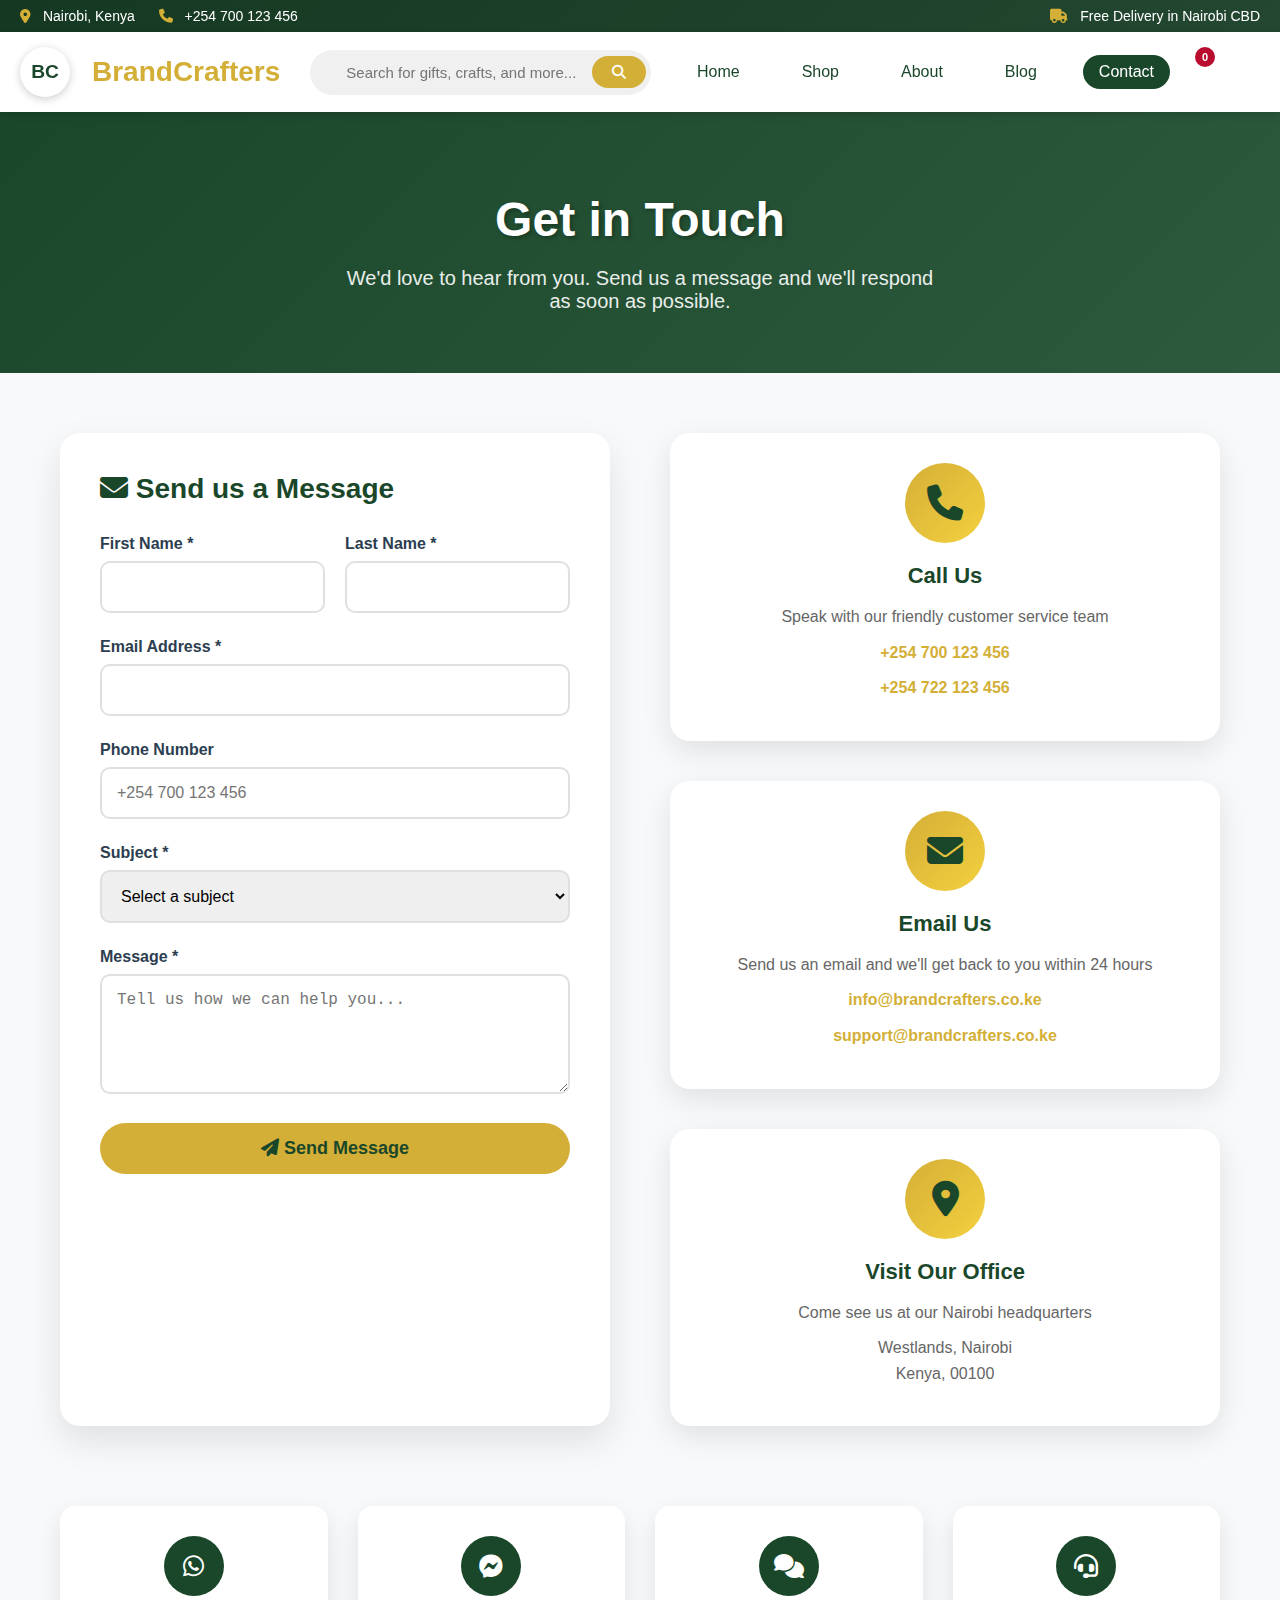
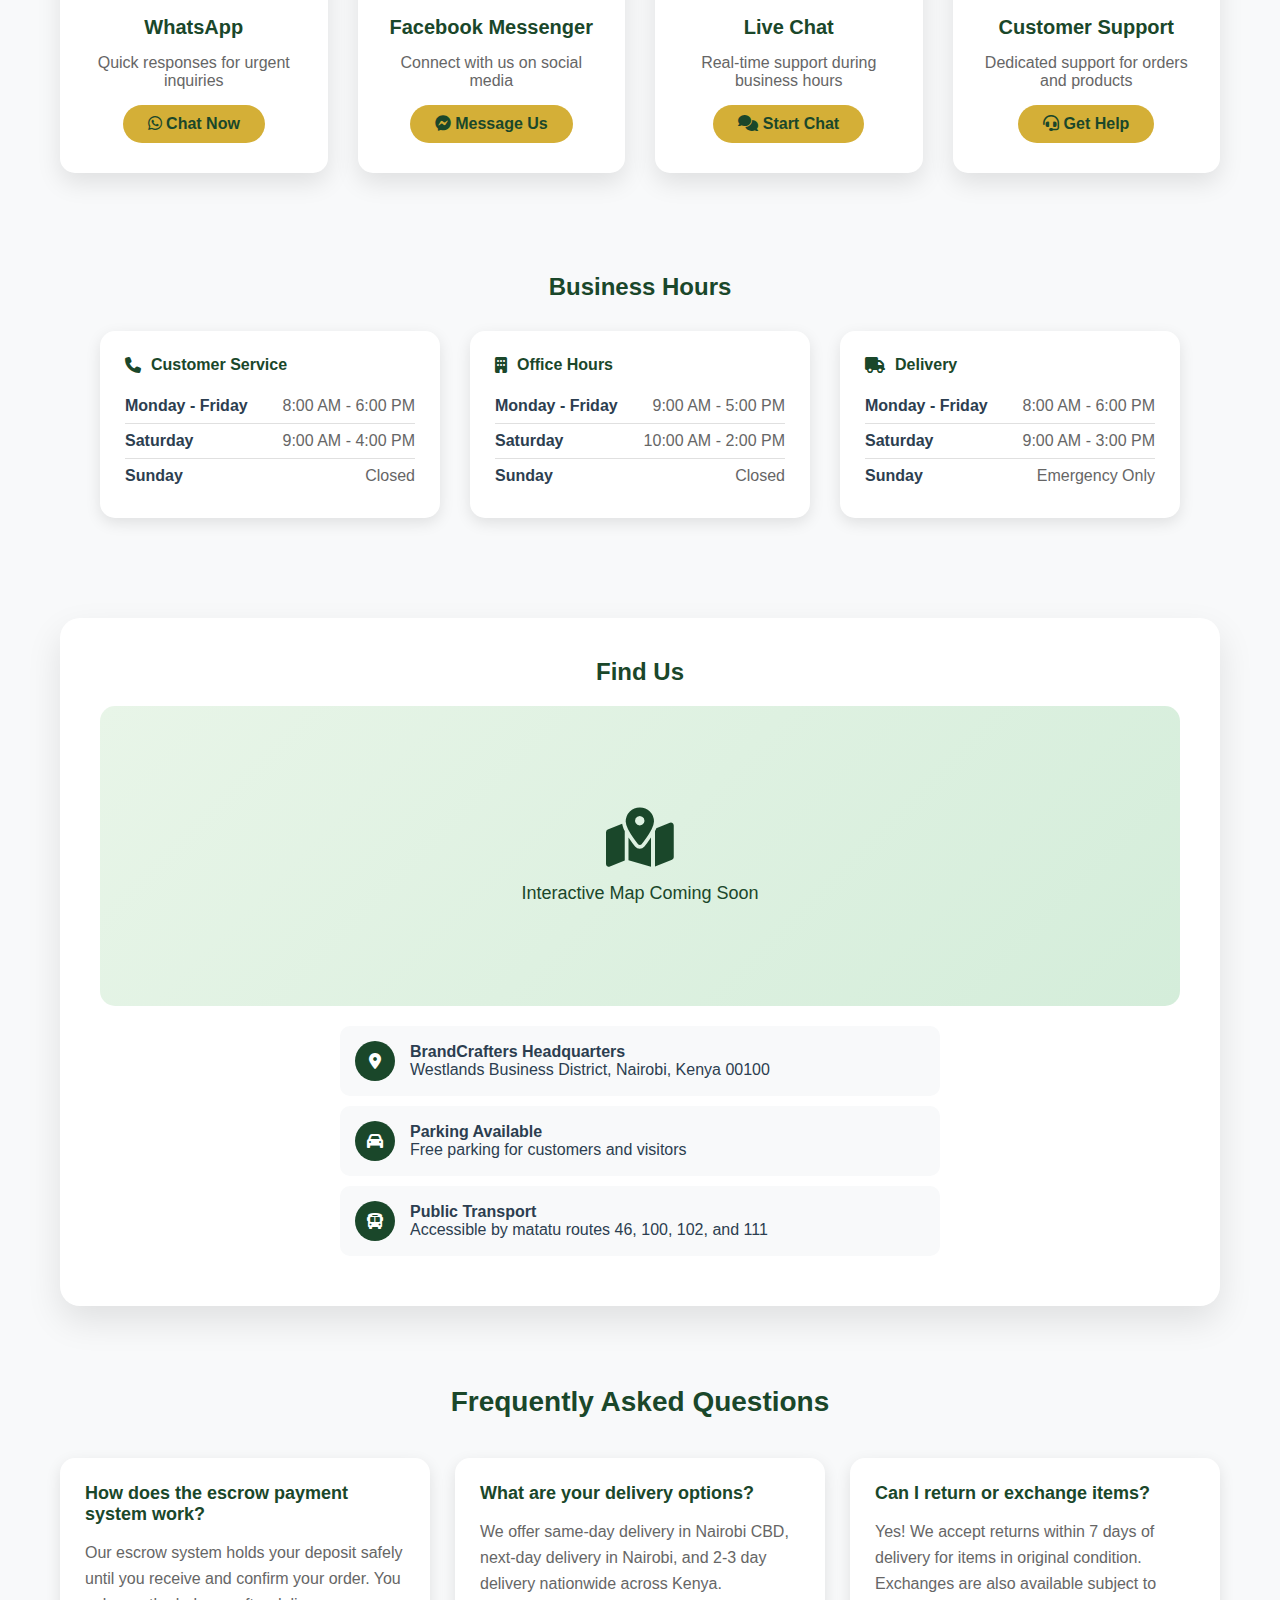
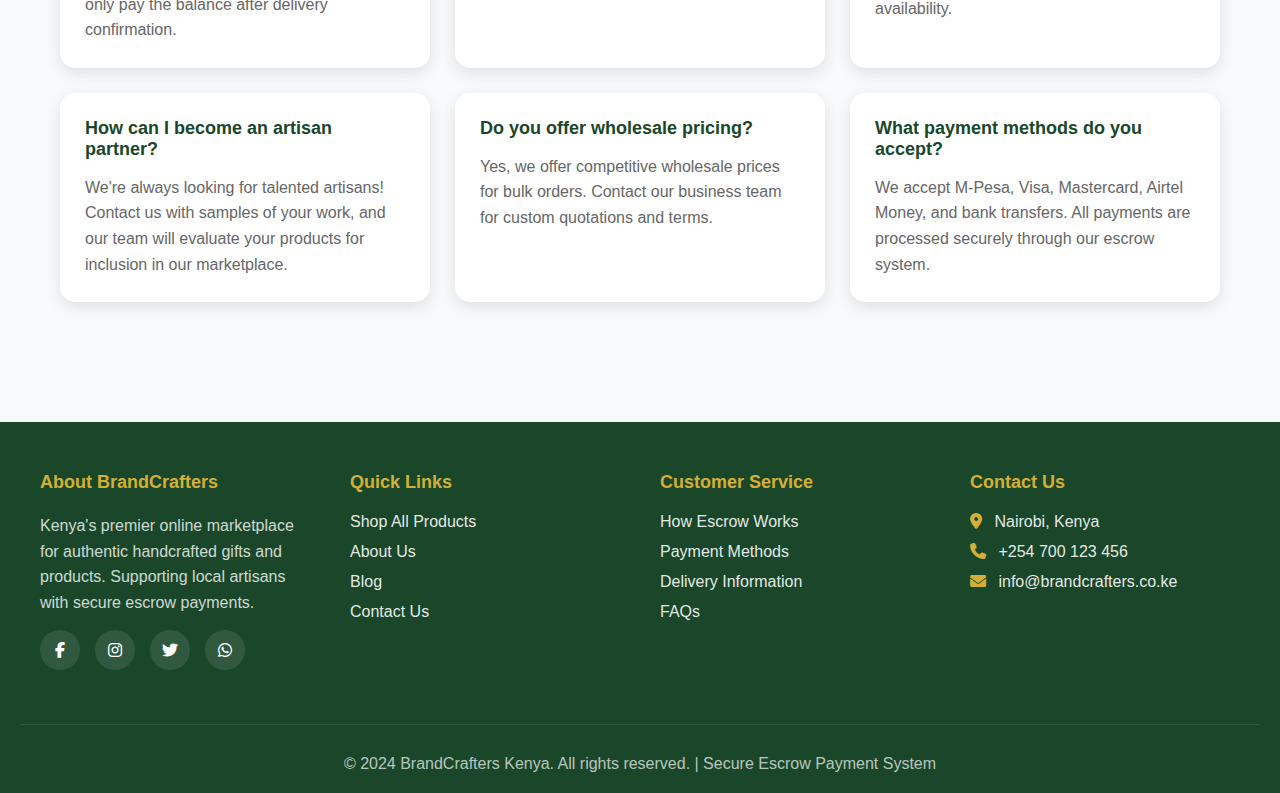
<file: contact.html>
<!DOCTYPE html>
<html lang="en">
  <head>
    <meta charset="UTF-8" />
    <meta name="viewport" content="width=device-width, initial-scale=1.0" />
    <meta
      name="description"
      content="Contact BrandCrafters Kenya - Get in touch for questions about our handcrafted products, become an artisan partner, or customer support"
    />
    <meta name="theme-color" content="#1a472a" />

    <!-- Performance optimizations -->
    <link rel="preconnect" href="https://cdnjs.cloudflare.com" crossorigin />
    <link rel="dns-prefetch" href="//cdnjs.cloudflare.com" />
    <link
      rel="preload"
      href="https://cdnjs.cloudflare.com/ajax/libs/font-awesome/6.4.0/css/all.min.css"
      as="style"
      onload="this.onload=null;this.rel='stylesheet'"
    />
    <noscript
      ><link
        rel="stylesheet"
        href="https://cdnjs.cloudflare.com/ajax/libs/font-awesome/6.4.0/css/all.min.css"
    /></noscript>

    <title>Contact Us - BrandCrafters Kenya</title>
    <link rel="stylesheet" href="styles.css" />

    <style>
      * {
        margin: 0;
        padding: 0;
        box-sizing: border-box;
      }

      :root {
        --primary-green: #1a472a;
        --secondary-gold: #d4af37;
        --kenyan-red: #ba0c2f;
        --light-bg: #f8f9fa;
        --dark-text: #2c3e50;
        --border-color: #e0e0e0;
      }

      body {
        font-family: "Segoe UI", Tahoma, Geneva, Verdana, sans-serif;
        background-color: var(--light-bg);
        color: var(--dark-text);
        overflow-x: hidden;
      }

      /* Header */
      header {
        background: linear-gradient(135deg, var(--primary-green), #2d5a3d);
        /* color: #fff; */
        box-shadow: 0 2px 10px rgba(0, 0, 0, 0.1);
        position: sticky;
        top: 0;
        z-index: 1000;
      }

      .top-bar {
        background: rgba(0, 0, 0, 0.2);
        padding: 8px 0;
        font-size: 14px;
      }

      .top-bar .container {
        display: flex;
        justify-content: space-between;
        align-items: center;
        max-width: 1400px;
        margin: 0 auto;
        padding: 0 20px;
      }

      .top-bar i {
        color: var(--secondary-gold);
        margin-right: 8px;
      }

      nav {
        padding: 15px 0;
        background: white;
      }

      .nav-container {
        display: flex;
        justify-content: space-between;
        align-items: center;
        max-width: 1400px;
        margin: 0 auto;
        padding: 0 20px;
      }

      .nav-menu {
        display: flex;
        gap: 30px;
        align-items: center;
      }

      .nav-menu a {
        color: var(--primary-green);
        text-decoration: none;
        font-weight: 500;
        padding: 8px 16px;
        border-radius: 20px;
        transition: all 0.3s;
      }

      .nav-menu a:hover,
      .nav-menu a.active {
        background: var(--primary-green);
        color: white;
      }

      .logo {
        display: flex;
        align-items: center;
        font-size: 28px;
        font-weight: bold;
        color: var(--secondary-gold);
        text-decoration: none;
        gap: 12px;
      }

      .logo-icon {
        width: 50px;
        height: 50px;
        background: white;
        border-radius: 50%;
        display: flex;
        align-items: center;
        justify-content: center;
        font-weight: bold;
        color: var(--primary-green);
        box-shadow: 0 2px 8px rgba(0, 0, 0, 0.2);
      }

      .search-bar {
        flex: 1;
        max-width: 600px;
        margin: 0 30px;
        position: relative;
      }

      .search-bar input {
        width: 100%;
        padding: 12px 50px 12px 20px;
        border: none;
        border-radius: 25px;
        font-size: 15px;
        outline: none;
      }

      .search-bar .search-btn {
        position: absolute;
        right: 5px;
        top: 50%;
        transform: translateY(-50%);
        background: var(--secondary-gold);
        border: none;
        padding: 8px 20px;
        border-radius: 20px;
        cursor: pointer;
        color: white;
        transition: all 0.3s ease;
        font-size: 14px;
      }

      .nav-icons {
        display: flex;
        gap: 25px;
        align-items: center;
      }

      .nav-icon {
        position: relative;
        cursor: pointer;
        color: white;
        font-size: 20px;
        transition: color 0.3s;
      }

      .nav-icon:hover {
        color: var(--secondary-gold);
      }

      .badge {
        position: absolute;
        top: -8px;
        right: -10px;
        background: var(--kenyan-red);
        color: white;
        border-radius: 50%;
        width: 20px;
        height: 20px;
        display: flex;
        align-items: center;
        justify-content: center;
        font-size: 11px;
        font-weight: bold;
      }

      .container {
        max-width: 1400px;
        margin: 0 auto;
        padding: 0 20px;
      }

      /* Footer */
      footer {
        background: var(--primary-green);
        color: white;
        padding: 50px 20px 20px;
        margin-top: 60px;
      }

      .footer-grid {
        display: grid;
        grid-template-columns: repeat(auto-fit, minmax(250px, 1fr));
        gap: 40px;
        max-width: 1400px;
        margin: 0 auto 30px;
      }

      .footer-section h4 {
        color: var(--secondary-gold);
        margin-bottom: 20px;
        font-size: 18px;
      }

      .footer-section ul {
        list-style: none;
      }

      .footer-section ul li {
        margin-bottom: 12px;
      }

      .footer-section a {
        color: rgba(255, 255, 255, 0.8);
        text-decoration: none;
        transition: color 0.3s;
      }

      .footer-section a:hover {
        color: var(--secondary-gold);
      }

      .social-icons {
        display: flex;
        gap: 15px;
        margin-top: 15px;
      }

      .social-icon {
        width: 40px;
        height: 40px;
        background: rgba(255, 255, 255, 0.1);
        border-radius: 50%;
        display: flex;
        align-items: center;
        justify-content: center;
        cursor: pointer;
        transition: all 0.3s;
      }

      .social-icon:hover {
        background: var(--secondary-gold);
        transform: translateY(-3px);
      }

      .footer-bottom {
        text-align: center;
        padding-top: 30px;
        border-top: 1px solid rgba(255, 255, 255, 0.1);
        color: rgba(255, 255, 255, 0.7);
      }

      /* Contact page specific styles */
      .contact-header {
        background: linear-gradient(135deg, var(--primary-green), #2d5a3d);
        color: white;
        padding: 80px 20px 60px;
        text-align: center;
      }

      .contact-header h1 {
        font-size: 48px;
        margin-bottom: 20px;
        text-shadow: 2px 2px 4px rgba(0, 0, 0, 0.3);
      }

      .contact-header p {
        font-size: 20px;
        opacity: 0.9;
        max-width: 600px;
        margin: 0 auto;
      }

      .contact-container {
        max-width: 1200px;
        margin: 0 auto;
        padding: 60px 20px;
      }

      .contact-grid {
        display: grid;
        grid-template-columns: 1fr 1fr;
        gap: 60px;
        margin-bottom: 80px;
      }

      .contact-form {
        background: white;
        padding: 40px;
        border-radius: 20px;
        box-shadow: 0 15px 35px rgba(0, 0, 0, 0.1);
      }

      .contact-form h2 {
        color: var(--primary-green);
        margin-bottom: 30px;
        font-size: 28px;
      }

      .form-group {
        margin-bottom: 25px;
      }

      .form-group label {
        display: block;
        margin-bottom: 8px;
        color: var(--dark-text);
        font-weight: 600;
      }

      .form-group input,
      .form-group select,
      .form-group textarea {
        width: 100%;
        padding: 15px;
        border: 2px solid var(--border-color);
        border-radius: 10px;
        font-size: 16px;
        transition: border-color 0.3s;
        box-sizing: border-box;
      }

      .form-group input:focus,
      .form-group select:focus,
      .form-group textarea:focus {
        outline: none;
        border-color: var(--primary-green);
      }

      .form-group textarea {
        resize: vertical;
        min-height: 120px;
      }

      .form-row {
        display: grid;
        grid-template-columns: 1fr 1fr;
        gap: 20px;
      }

      .submit-btn {
        background: var(--secondary-gold);
        color: var(--primary-green);
        border: none;
        padding: 15px 40px;
        border-radius: 30px;
        font-size: 18px;
        font-weight: 600;
        cursor: pointer;
        transition: all 0.3s;
        width: 100%;
      }

      .submit-btn:hover {
        background: var(--primary-green);
        color: white;
        transform: translateY(-2px);
        box-shadow: 0 8px 20px rgba(26, 71, 42, 0.3);
      }

      .contact-info {
        display: flex;
        flex-direction: column;
        gap: 40px;
      }

      .info-card {
        background: white;
        padding: 30px;
        border-radius: 20px;
        box-shadow: 0 10px 30px rgba(0, 0, 0, 0.1);
        text-align: center;
      }

      .info-icon {
        width: 80px;
        height: 80px;
        background: linear-gradient(135deg, var(--secondary-gold), #f4d03f);
        border-radius: 50%;
        display: flex;
        align-items: center;
        justify-content: center;
        font-size: 36px;
        color: var(--primary-green);
        margin: 0 auto 20px;
      }

      .info-card h3 {
        color: var(--primary-green);
        margin-bottom: 15px;
        font-size: 22px;
      }

      .info-card p {
        color: #666;
        line-height: 1.6;
        margin-bottom: 10px;
      }

      .info-card a {
        color: var(--secondary-gold);
        text-decoration: none;
        font-weight: 600;
      }

      .info-card a:hover {
        color: var(--primary-green);
      }

      .contact-methods {
        display: grid;
        grid-template-columns: repeat(auto-fit, minmax(250px, 1fr));
        gap: 30px;
        margin-bottom: 60px;
      }

      .method-card {
        background: white;
        padding: 30px 25px;
        border-radius: 15px;
        text-align: center;
        box-shadow: 0 10px 25px rgba(0, 0, 0, 0.1);
        transition: transform 0.3s, box-shadow 0.3s;
      }

      .method-card:hover {
        transform: translateY(-10px);
        box-shadow: 0 15px 35px rgba(0, 0, 0, 0.15);
      }

      .method-icon {
        width: 60px;
        height: 60px;
        background: var(--primary-green);
        color: white;
        border-radius: 50%;
        display: flex;
        align-items: center;
        justify-content: center;
        font-size: 24px;
        margin: 0 auto 20px;
      }

      .method-card h3 {
        color: var(--primary-green);
        margin-bottom: 15px;
        font-size: 20px;
      }

      .method-card p {
        color: #666;
        margin-bottom: 15px;
      }

      .method-link {
        background: var(--secondary-gold);
        color: var(--primary-green);
        padding: 10px 25px;
        border-radius: 20px;
        text-decoration: none;
        font-weight: 600;
        transition: all 0.3s;
        display: inline-block;
      }

      .method-link:hover {
        background: var(--primary-green);
        color: white;
      }

      .business-hours {
        background: var(--light-bg);
        padding: 40px;
        border-radius: 20px;
        margin: 60px 0;
      }

      .business-hours h3 {
        color: var(--primary-green);
        text-align: center;
        margin-bottom: 30px;
        font-size: 24px;
      }

      .hours-grid {
        display: grid;
        grid-template-columns: repeat(auto-fit, minmax(300px, 1fr));
        gap: 30px;
      }

      .hours-card {
        background: white;
        padding: 25px;
        border-radius: 15px;
        box-shadow: 0 5px 15px rgba(0, 0, 0, 0.1);
      }

      .hours-card h4 {
        color: var(--primary-green);
        margin-bottom: 15px;
        display: flex;
        align-items: center;
        gap: 10px;
      }

      .hours-list {
        list-style: none;
        padding: 0;
        margin: 0;
      }

      .hours-list li {
        display: flex;
        justify-content: space-between;
        padding: 8px 0;
        border-bottom: 1px solid var(--border-color);
      }

      .hours-list li:last-child {
        border-bottom: none;
      }

      .day {
        font-weight: 600;
        color: var(--dark-text);
      }

      .time {
        color: #666;
      }

      .map-section {
        background: white;
        padding: 40px;
        border-radius: 20px;
        box-shadow: 0 15px 35px rgba(0, 0, 0, 0.1);
        text-align: center;
      }

      .map-section h3 {
        color: var(--primary-green);
        margin-bottom: 20px;
        font-size: 24px;
      }

      .map-placeholder {
        width: 100%;
        height: 300px;
        background: linear-gradient(135deg, #e8f5e8, #d4edda);
        border-radius: 15px;
        display: flex;
        align-items: center;
        justify-content: center;
        flex-direction: column;
        color: var(--primary-green);
        font-size: 18px;
        margin-bottom: 20px;
      }

      .map-placeholder i {
        font-size: 60px;
        margin-bottom: 15px;
      }

      .location-details {
        text-align: left;
        max-width: 600px;
        margin: 20px auto 0;
      }

      .location-item {
        display: flex;
        align-items: center;
        gap: 15px;
        padding: 15px;
        background: var(--light-bg);
        margin-bottom: 10px;
        border-radius: 10px;
      }

      .location-icon {
        width: 40px;
        height: 40px;
        background: var(--primary-green);
        color: white;
        border-radius: 50%;
        display: flex;
        align-items: center;
        justify-content: center;
        flex-shrink: 0;
      }

      .faq-section {
        margin-top: 80px;
      }

      .faq-section h3 {
        text-align: center;
        color: var(--primary-green);
        margin-bottom: 40px;
        font-size: 28px;
      }

      .faq-grid {
        display: grid;
        grid-template-columns: repeat(auto-fit, minmax(350px, 1fr));
        gap: 25px;
      }

      .faq-item {
        background: white;
        padding: 25px;
        border-radius: 15px;
        box-shadow: 0 5px 15px rgba(0, 0, 0, 0.1);
      }

      .faq-question {
        color: var(--primary-green);
        font-weight: 600;
        margin-bottom: 15px;
        font-size: 18px;
      }

      .faq-answer {
        color: #666;
        line-height: 1.6;
      }

      /* Responsive */
      @media (max-width: 768px) {
        .nav-container {
          flex-wrap: wrap;
          gap: 15px;
        }

        .nav-menu {
          order: 3;
          width: 100%;
          justify-content: center;
          flex-wrap: wrap;
          gap: 15px;
        }

        .search-bar {
          flex: 1;
          min-width: 200px;
          margin: 0;
        }

        .contact-header h1 {
          font-size: 32px;
        }

        .contact-grid {
          grid-template-columns: 1fr;
          gap: 40px;
        }

        .form-row {
          grid-template-columns: 1fr;
        }

        .contact-methods {
          grid-template-columns: 1fr;
          gap: 20px;
        }

        .hours-grid {
          grid-template-columns: 1fr;
        }

        .faq-grid {
          grid-template-columns: 1fr;
        }
      }

      @media (max-width: 480px) {
        .contact-container {
          padding: 40px 15px;
        }

        .contact-form {
          padding: 25px;
        }

        .business-hours {
          padding: 25px 20px;
        }

        .map-section {
          padding: 25px;
        }
      }
    </style>
  </head>
  <body>
    <!-- Header -->
    <header>
      <div class="top-bar">
        <div class="container">
          <div>
            <i class="fas fa-map-marker-alt"></i>
            <span>Nairobi, Kenya</span>
            <span style="margin-left: 20px">
              <i class="fas fa-phone"></i>
              <span>+254 700 123 456</span>
            </span>
          </div>
          <div>
            <i class="fas fa-truck"></i>
            <span>Free Delivery in Nairobi CBD</span>
          </div>
        </div>
      </div>

      <nav>
        <div class="nav-container">
          <a href="index.html" class="logo">
            <div class="logo-icon">BC</div>
            <span>BrandCrafters</span>
          </a>

          <div class="search-bar">
            <input
              type="text"
              placeholder="Search for gifts, crafts, and more..."
            />
            <button type="button" class="search-btn">
              <i class="fas fa-search"></i>
            </button>
          </div>

          <div class="nav-menu">
            <a href="index.html">Home</a>
            <a href="shop.html">Shop</a>
            <a href="about.html">About</a>
            <a href="blog.html">Blog</a>
            <a href="contact.html" class="active">Contact</a>
          </div>

          <div class="nav-icons">
            <div class="nav-icon">
              <i class="fas fa-shopping-cart"></i>
              <span class="badge">0</span>
            </div>
            <div class="nav-icon">
              <i class="fas fa-user"></i>
            </div>
          </div>
        </div>
      </nav>
    </header>

    <!-- Contact Header -->
    <section class="contact-header">
      <h1>Get in Touch</h1>
      <p>
        We'd love to hear from you. Send us a message and we'll respond as soon
        as possible.
      </p>
    </section>

    <!-- Main Content -->
    <main class="contact-container">
      <!-- Contact Form and Info -->
      <div class="contact-grid">
        <!-- Contact Form -->
        <div class="contact-form">
          <h2><i class="fas fa-envelope"></i> Send us a Message</h2>
          <form onsubmit="submitContactForm(event)">
            <div class="form-row">
              <div class="form-group">
                <label for="firstName">First Name *</label>
                <input type="text" id="firstName" name="firstName" required />
              </div>
              <div class="form-group">
                <label for="lastName">Last Name *</label>
                <input type="text" id="lastName" name="lastName" required />
              </div>
            </div>

            <div class="form-group">
              <label for="email">Email Address *</label>
              <input type="email" id="email" name="email" required />
            </div>

            <div class="form-group">
              <label for="phone">Phone Number</label>
              <input
                type="tel"
                id="phone"
                name="phone"
                placeholder="+254 700 123 456"
              />
            </div>

            <div class="form-group">
              <label for="subject">Subject *</label>
              <select id="subject" name="subject" required>
                <option value="">Select a subject</option>
                <option value="product-inquiry">Product Inquiry</option>
                <option value="order-support">Order Support</option>
                <option value="artisan-partnership">
                  Become an Artisan Partner
                </option>
                <option value="wholesale-inquiry">Wholesale Inquiry</option>
                <option value="media-press">Media & Press</option>
                <option value="feedback">Feedback & Suggestions</option>
                <option value="other">Other</option>
              </select>
            </div>

            <div class="form-group">
              <label for="message">Message *</label>
              <textarea
                id="message"
                name="message"
                placeholder="Tell us how we can help you..."
                required
              ></textarea>
            </div>

            <button type="submit" class="submit-btn">
              <i class="fas fa-paper-plane"></i> Send Message
            </button>
          </form>
        </div>

        <!-- Contact Info -->
        <div class="contact-info">
          <div class="info-card">
            <div class="info-icon">
              <i class="fas fa-phone"></i>
            </div>
            <h3>Call Us</h3>
            <p>Speak with our friendly customer service team</p>
            <p><a href="tel:+254700123456">+254 700 123 456</a></p>
            <p><a href="tel:+254722123456">+254 722 123 456</a></p>
          </div>

          <div class="info-card">
            <div class="info-icon">
              <i class="fas fa-envelope"></i>
            </div>
            <h3>Email Us</h3>
            <p>Send us an email and we'll get back to you within 24 hours</p>
            <p>
              <a href="mailto:info@brandcrafters.co.ke"
                >info@brandcrafters.co.ke</a
              >
            </p>
            <p>
              <a href="mailto:support@brandcrafters.co.ke"
                >support@brandcrafters.co.ke</a
              >
            </p>
          </div>

          <div class="info-card">
            <div class="info-icon">
              <i class="fas fa-map-marker-alt"></i>
            </div>
            <h3>Visit Our Office</h3>
            <p>Come see us at our Nairobi headquarters</p>
            <p>Westlands, Nairobi<br />Kenya, 00100</p>
          </div>
        </div>
      </div>

      <!-- Contact Methods -->
      <section class="contact-methods">
        <div class="method-card">
          <div class="method-icon">
            <i class="fab fa-whatsapp"></i>
          </div>
          <h3>WhatsApp</h3>
          <p>Quick responses for urgent inquiries</p>
          <a
            href="https://wa.me/254700123456"
            class="method-link"
            target="_blank"
          >
            <i class="fab fa-whatsapp"></i> Chat Now
          </a>
        </div>

        <div class="method-card">
          <div class="method-icon">
            <i class="fab fa-facebook-messenger"></i>
          </div>
          <h3>Facebook Messenger</h3>
          <p>Connect with us on social media</p>
          <a href="#" class="method-link">
            <i class="fab fa-facebook-messenger"></i> Message Us
          </a>
        </div>

        <div class="method-card">
          <div class="method-icon">
            <i class="fas fa-comments"></i>
          </div>
          <h3>Live Chat</h3>
          <p>Real-time support during business hours</p>
          <a href="#" class="method-link" onclick="openLiveChat()">
            <i class="fas fa-comments"></i> Start Chat
          </a>
        </div>

        <div class="method-card">
          <div class="method-icon">
            <i class="fas fa-headset"></i>
          </div>
          <h3>Customer Support</h3>
          <p>Dedicated support for orders and products</p>
          <a href="mailto:support@brandcrafters.co.ke" class="method-link">
            <i class="fas fa-headset"></i> Get Help
          </a>
        </div>
      </section>

      <!-- Business Hours -->
      <section class="business-hours">
        <h3>Business Hours</h3>
        <div class="hours-grid">
          <div class="hours-card">
            <h4>
              <i class="fas fa-phone"></i>
              Customer Service
            </h4>
            <ul class="hours-list">
              <li>
                <span class="day">Monday - Friday</span
                ><span class="time">8:00 AM - 6:00 PM</span>
              </li>
              <li>
                <span class="day">Saturday</span
                ><span class="time">9:00 AM - 4:00 PM</span>
              </li>
              <li>
                <span class="day">Sunday</span><span class="time">Closed</span>
              </li>
            </ul>
          </div>

          <div class="hours-card">
            <h4>
              <i class="fas fa-building"></i>
              Office Hours
            </h4>
            <ul class="hours-list">
              <li>
                <span class="day">Monday - Friday</span
                ><span class="time">9:00 AM - 5:00 PM</span>
              </li>
              <li>
                <span class="day">Saturday</span
                ><span class="time">10:00 AM - 2:00 PM</span>
              </li>
              <li>
                <span class="day">Sunday</span><span class="time">Closed</span>
              </li>
            </ul>
          </div>

          <div class="hours-card">
            <h4>
              <i class="fas fa-truck"></i>
              Delivery
            </h4>
            <ul class="hours-list">
              <li>
                <span class="day">Monday - Friday</span
                ><span class="time">8:00 AM - 6:00 PM</span>
              </li>
              <li>
                <span class="day">Saturday</span
                ><span class="time">9:00 AM - 3:00 PM</span>
              </li>
              <li>
                <span class="day">Sunday</span
                ><span class="time">Emergency Only</span>
              </li>
            </ul>
          </div>
        </div>
      </section>

      <!-- Map Section -->
      <section class="map-section">
        <h3>Find Us</h3>
        <div class="map-placeholder">
          <i class="fas fa-map-marked-alt"></i>
          <p>Interactive Map Coming Soon</p>
        </div>
        <div class="location-details">
          <div class="location-item">
            <div class="location-icon">
              <i class="fas fa-map-marker-alt"></i>
            </div>
            <div>
              <strong>BrandCrafters Headquarters</strong><br />
              Westlands Business District, Nairobi, Kenya 00100
            </div>
          </div>
          <div class="location-item">
            <div class="location-icon">
              <i class="fas fa-car"></i>
            </div>
            <div>
              <strong>Parking Available</strong><br />
              Free parking for customers and visitors
            </div>
          </div>
          <div class="location-item">
            <div class="location-icon">
              <i class="fas fa-bus"></i>
            </div>
            <div>
              <strong>Public Transport</strong><br />
              Accessible by matatu routes 46, 100, 102, and 111
            </div>
          </div>
        </div>
      </section>

      <!-- FAQ Section -->
      <section class="faq-section">
        <h3>Frequently Asked Questions</h3>
        <div class="faq-grid">
          <div class="faq-item">
            <div class="faq-question">
              How does the escrow payment system work?
            </div>
            <div class="faq-answer">
              Our escrow system holds your deposit safely until you receive and
              confirm your order. You only pay the balance after delivery
              confirmation.
            </div>
          </div>

          <div class="faq-item">
            <div class="faq-question">What are your delivery options?</div>
            <div class="faq-answer">
              We offer same-day delivery in Nairobi CBD, next-day delivery in
              Nairobi, and 2-3 day delivery nationwide across Kenya.
            </div>
          </div>

          <div class="faq-item">
            <div class="faq-question">Can I return or exchange items?</div>
            <div class="faq-answer">
              Yes! We accept returns within 7 days of delivery for items in
              original condition. Exchanges are also available subject to
              availability.
            </div>
          </div>

          <div class="faq-item">
            <div class="faq-question">How can I become an artisan partner?</div>
            <div class="faq-answer">
              We're always looking for talented artisans! Contact us with
              samples of your work, and our team will evaluate your products for
              inclusion in our marketplace.
            </div>
          </div>

          <div class="faq-item">
            <div class="faq-question">Do you offer wholesale pricing?</div>
            <div class="faq-answer">
              Yes, we offer competitive wholesale prices for bulk orders.
              Contact our business team for custom quotations and terms.
            </div>
          </div>

          <div class="faq-item">
            <div class="faq-question">What payment methods do you accept?</div>
            <div class="faq-answer">
              We accept M-Pesa, Visa, Mastercard, Airtel Money, and bank
              transfers. All payments are processed securely through our escrow
              system.
            </div>
          </div>
        </div>
      </section>
    </main>

    <!-- Footer -->
    <footer>
      <div class="footer-grid">
        <div class="footer-section">
          <h4>About BrandCrafters</h4>
          <p style="color: rgba(255, 255, 255, 0.8); line-height: 1.6">
            Kenya's premier online marketplace for authentic handcrafted gifts
            and products. Supporting local artisans with secure escrow payments.
          </p>
          <div class="social-icons">
            <div class="social-icon"><i class="fab fa-facebook-f"></i></div>
            <div class="social-icon"><i class="fab fa-instagram"></i></div>
            <div class="social-icon"><i class="fab fa-twitter"></i></div>
            <div class="social-icon"><i class="fab fa-whatsapp"></i></div>
          </div>
        </div>

        <div class="footer-section">
          <h4>Quick Links</h4>
          <ul>
            <li><a href="shop.html">Shop All Products</a></li>
            <li><a href="about.html">About Us</a></li>
            <li><a href="blog.html">Blog</a></li>
            <li><a href="contact.html">Contact Us</a></li>
          </ul>
        </div>

        <div class="footer-section">
          <h4>Customer Service</h4>
          <ul>
            <li><a href="#">How Escrow Works</a></li>
            <li><a href="#">Payment Methods</a></li>
            <li><a href="#">Delivery Information</a></li>
            <li><a href="#">FAQs</a></li>
          </ul>
        </div>

        <div class="footer-section">
          <h4>Contact Us</h4>
          <ul>
            <li>
              <i
                class="fas fa-map-marker-alt"
                style="color: var(--secondary-gold); margin-right: 8px"
              ></i>
              Nairobi, Kenya
            </li>
            <li>
              <i
                class="fas fa-phone"
                style="color: var(--secondary-gold); margin-right: 8px"
              ></i>
              +254 700 123 456
            </li>
            <li>
              <i
                class="fas fa-envelope"
                style="color: var(--secondary-gold); margin-right: 8px"
              ></i>
              info@brandcrafters.co.ke
            </li>
          </ul>
        </div>
      </div>

      <div class="footer-bottom">
        <p>
          &copy; 2024 BrandCrafters Kenya. All rights reserved. | Secure Escrow
          Payment System
        </p>
      </div>
    </footer>

    <script>
      // Add navigation styles
      document.addEventListener("DOMContentLoaded", function () {
        const style = document.createElement("style");
        style.textContent = `
                // .nav-menu {
                //     display: flex;
                //     gap: 30px;
                //     align-items: center;
                // }
                
                // .nav-menu a {
                //     color: white;
                //     text-decoration: none;
                //     font-weight: 500;
                //     padding: 8px 16px;
                //     border-radius: 20px;
                //     transition: all 0.3s;
                // }
                
                // .nav-menu a:hover,
                // .nav-menu a.active {
                //     background: var(--primary-green);
                //     color: white;
                // }
                
                @media (max-width: 768px) {
                    .nav-container {
                        flex-wrap: wrap;
                        gap: 15px;
                    }
                    
                    .nav-menu {
                        order: 3;
                        width: 100%;
                        justify-content: center;
                        flex-wrap: wrap;
                        gap: 15px;
                    }
                    
                    .search-bar {
                        flex: 1;
                        min-width: 200px;
                    }
                }
            `;
        document.head.appendChild(style);
      });

      // Contact form submission
      function submitContactForm(event) {
        event.preventDefault();

        const formData = new FormData(event.target);
        const data = {};

        for (let [key, value] of formData.entries()) {
          data[key] = value;
        }

        // Simulate form submission
        const submitBtn = event.target.querySelector(".submit-btn");
        const originalText = submitBtn.innerHTML;

        submitBtn.innerHTML =
          '<i class="fas fa-spinner fa-spin"></i> Sending...';
        submitBtn.disabled = true;

        setTimeout(() => {
          alert(
            `Thank you, ${data.firstName}! Your message has been sent successfully. We'll get back to you within 24 hours.`
          );
          event.target.reset();

          submitBtn.innerHTML = originalText;
          submitBtn.disabled = false;
        }, 2000);
      }

      // Live chat function
      function openLiveChat() {
        alert(
          "Live chat will open here! This would integrate with a customer service platform like Intercom, Zendesk, or Crisp."
        );
      }
    </script>
  </body>
</html>
</file>
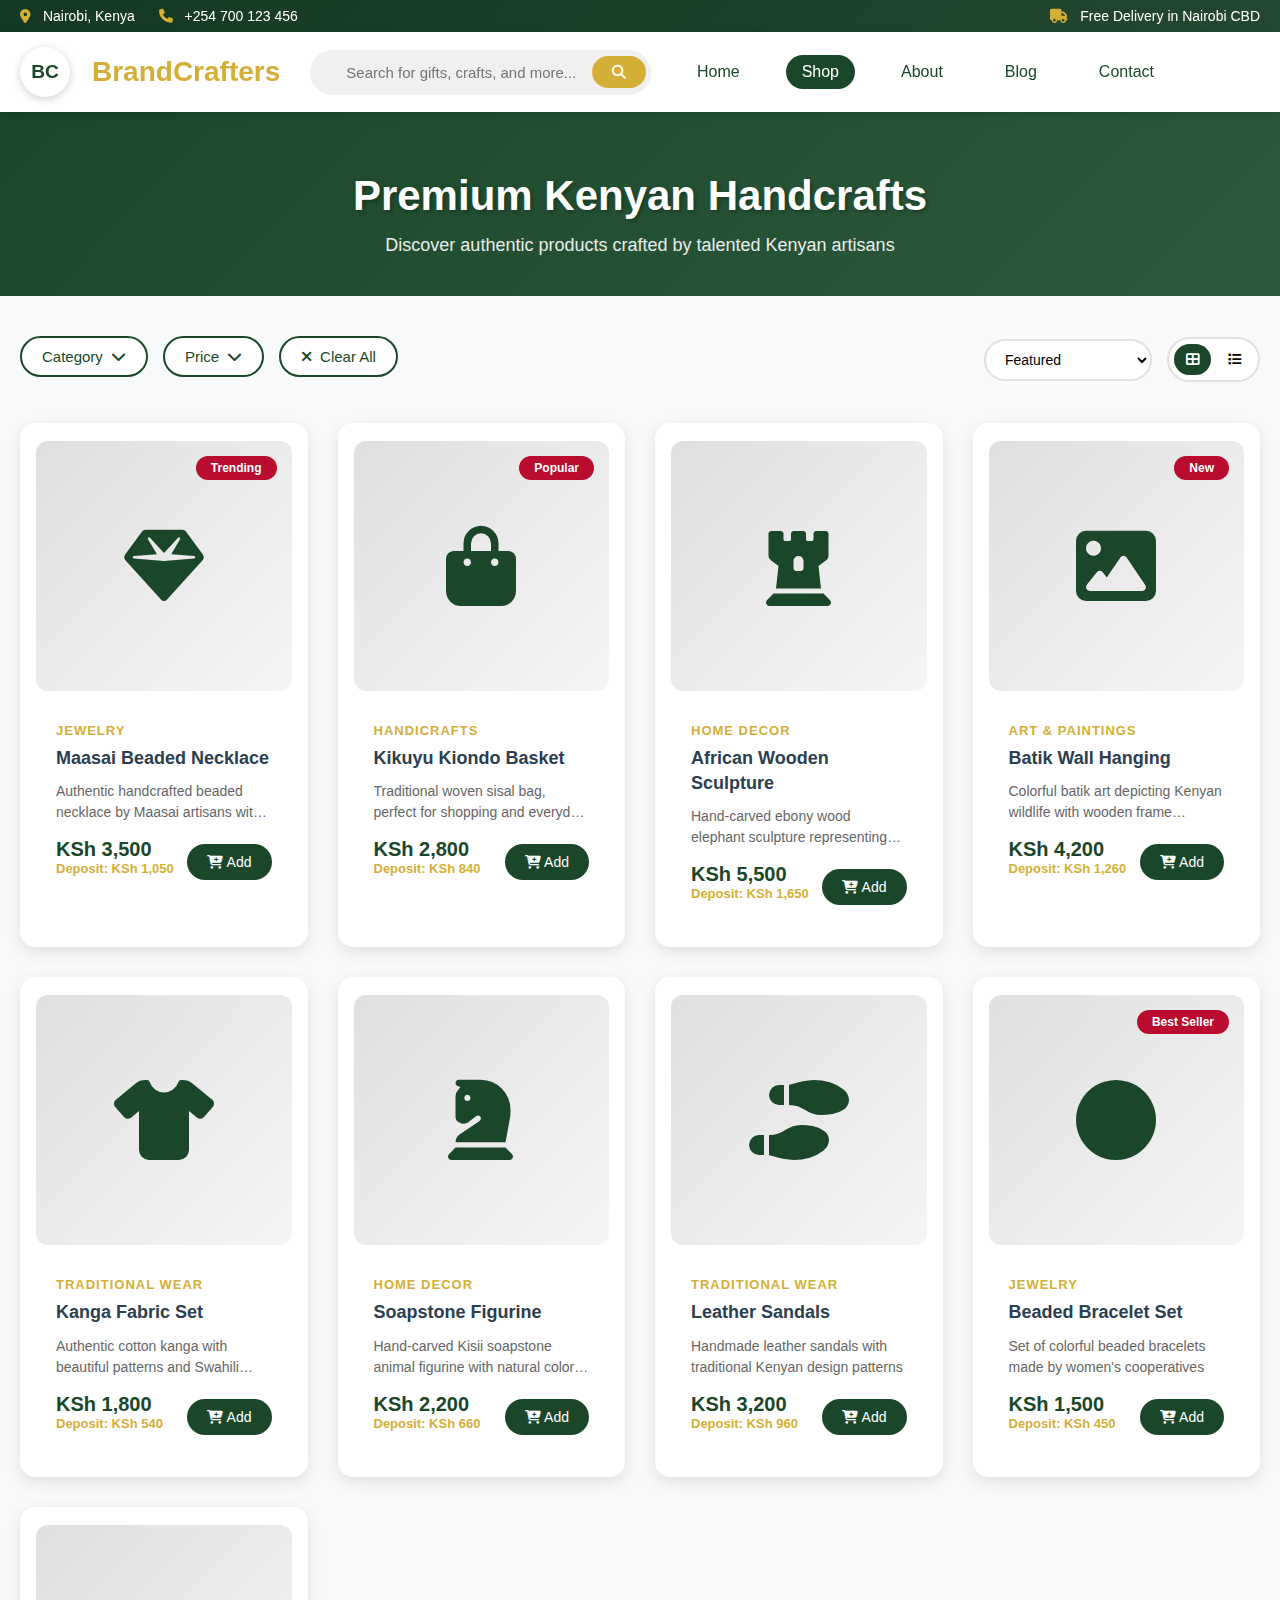
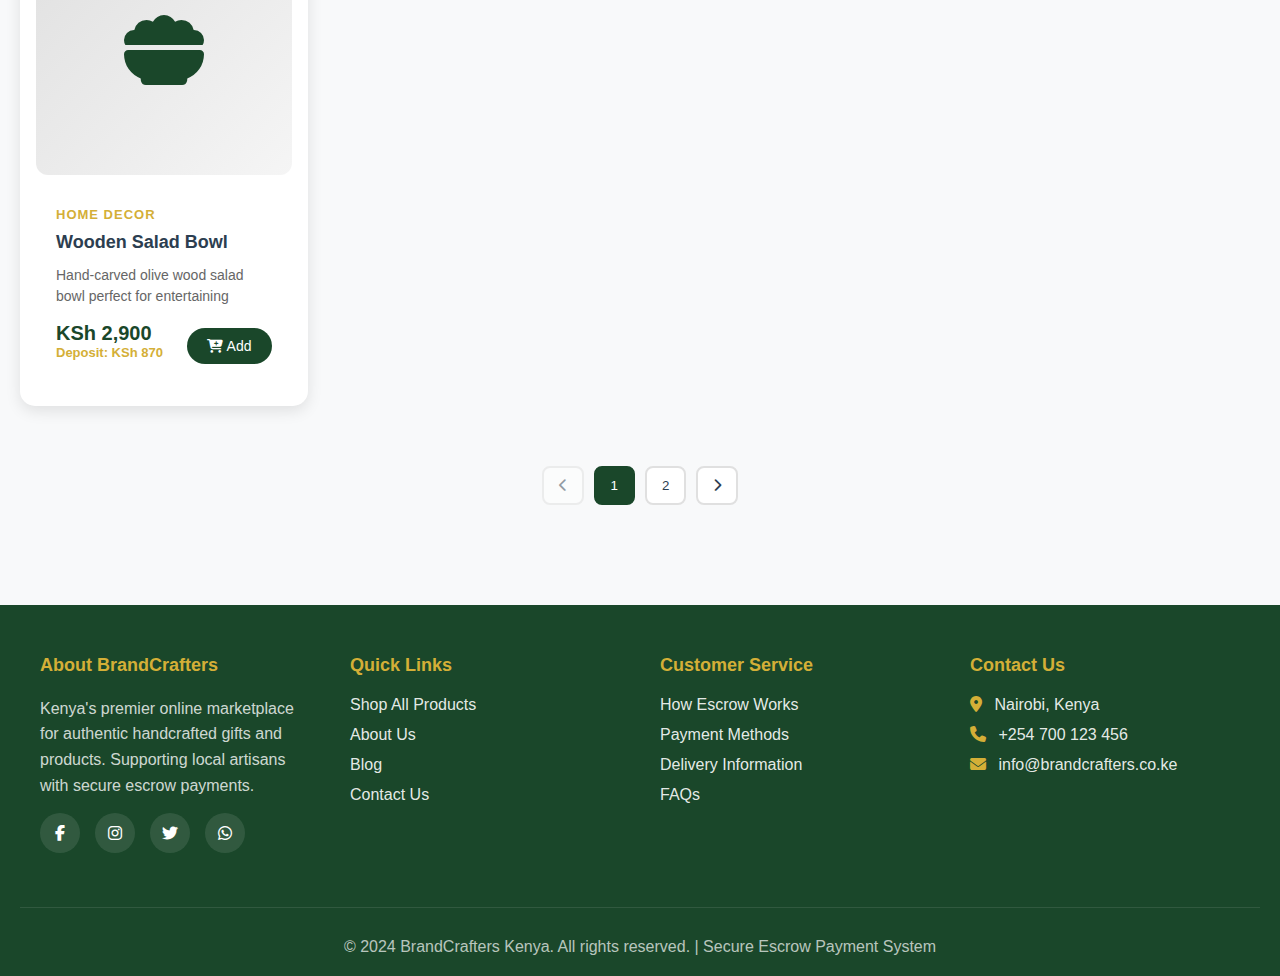
<file: shop.html>
<!DOCTYPE html>
<html lang="en">
  <head>
    <meta charset="UTF-8" />
    <meta name="viewport" content="width=device-width, initial-scale=1.0" />
    <meta
      name="description"
      content="Shop authentic Kenyan handcrafted gifts and products at BrandCrafters - Premium quality with secure escrow payment"
    />
    <meta name="theme-color" content="#1a472a" />

    <!-- Performance optimizations -->
    <link rel="preconnect" href="https://cdnjs.cloudflare.com" crossorigin />
    <link rel="dns-prefetch" href="//cdnjs.cloudflare.com" />
    <link
      rel="preload"
      href="https://cdnjs.cloudflare.com/ajax/libs/font-awesome/6.4.0/css/all.min.css"
      as="style"
      onload="this.onload=null;this.rel='stylesheet'"
    />
    <noscript
      ><link
        rel="stylesheet"
        href="https://cdnjs.cloudflare.com/ajax/libs/font-awesome/6.4.0/css/all.min.css"
    /></noscript>

    <title>Shop - Premium Kenyan Handcrafts | BrandCrafters</title>
    <link rel="stylesheet" href="styles.css" />

    <style>
      * {
        margin: 0;
        padding: 0;
        box-sizing: border-box;
      }

      :root {
        --primary-green: #1a472a;
        --secondary-gold: #d4af37;
        --kenyan-red: #ba0c2f;
        --light-bg: #f8f9fa;
        --dark-text: #2c3e50;
        --border-color: #e0e0e0;
      }

      body {
        font-family: "Segoe UI", Tahoma, Geneva, Verdana, sans-serif;
        background-color: var(--light-bg);
        color: var(--dark-text);
        overflow-x: hidden;
      }

      /* Header */
      header {
        background: linear-gradient(135deg, var(--primary-green), #2d5a3d);
        color: #fff;
        box-shadow: 0 2px 10px rgba(0, 0, 0, 0.1);
        position: sticky;
        top: 0;
        z-index: 1000;
      }

      .top-bar {
        background: rgba(0, 0, 0, 0.2);
        padding: 8px 0;
        font-size: 14px;
      }

      .top-bar .container {
        display: flex;
        justify-content: space-between;
        align-items: center;
        max-width: 1400px;
        margin: 0 auto;
        padding: 0 20px;
      }

      .top-bar i {
        color: var(--secondary-gold);
        margin-right: 8px;
      }

      nav {
        padding: 15px 0;
        background: white;
      }

      .nav-container {
        display: flex;
        justify-content: space-between;
        align-items: center;
        max-width: 1400px;
        margin: 0 auto;
        padding: 0 20px;
      }

      .nav-menu {
        display: flex;
        gap: 30px;
        align-items: center;
      }

      .nav-menu a {
        color: var(--primary-green);
        text-decoration: none;
        font-weight: 500;
        padding: 8px 16px;
        border-radius: 20px;
        transition: all 0.3s;
      }

      .nav-menu a:hover,
      .nav-menu a.active {
        background: var(--primary-green);
        color: white;
      }

      .logo {
        display: flex;
        align-items: center;
        font-size: 28px;
        font-weight: bold;
        color: var(--secondary-gold);
        text-decoration: none;
        gap: 12px;
      }

      .logo-icon {
        width: 50px;
        height: 50px;
        background: white;
        border-radius: 50%;
        display: flex;
        align-items: center;
        justify-content: center;
        font-weight: bold;
        color: var(--primary-green);
        box-shadow: 0 2px 8px rgba(0, 0, 0, 0.2);
      }

      .search-bar {
        flex: 1;
        max-width: 600px;
        margin: 0 30px;
        position: relative;
      }

      .search-bar input {
        width: 100%;
        padding: 12px 50px 12px 20px;
        border: none;
        border-radius: 25px;
        font-size: 15px;
        outline: none;
      }

      .search-bar .search-btn {
        position: absolute;
        right: 5px;
        top: 50%;
        transform: translateY(-50%);
        background: var(--secondary-gold);
        border: none;
        padding: 8px 20px;
        border-radius: 20px;
        cursor: pointer;
        color: white;
        transition: all 0.3s ease;
        font-size: 14px;
      }

      .nav-icons {
        display: flex;
        gap: 25px;
        align-items: center;
      }

      .nav-icon {
        position: relative;
        cursor: pointer;
        color: white;
        font-size: 20px;
        transition: color 0.3s;
      }

      .nav-icon:hover {
        color: var(--secondary-gold);
      }

      .badge {
        position: absolute;
        top: -8px;
        right: -10px;
        background: var(--kenyan-red);
        color: white;
        border-radius: 50%;
        width: 20px;
        height: 20px;
        display: flex;
        align-items: center;
        justify-content: center;
        font-size: 11px;
        font-weight: bold;
      }

      .container {
        max-width: 1400px;
        margin: 0 auto;
        padding: 0 20px;
      }

      /* Footer */
      footer {
        background: var(--primary-green);
        color: white;
        padding: 50px 20px 20px;
        margin-top: 60px;
      }

      .footer-grid {
        display: grid;
        grid-template-columns: repeat(auto-fit, minmax(250px, 1fr));
        gap: 40px;
        max-width: 1400px;
        margin: 0 auto 30px;
      }

      .footer-section h4 {
        color: var(--secondary-gold);
        margin-bottom: 20px;
        font-size: 18px;
      }

      .footer-section ul {
        list-style: none;
      }

      .footer-section ul li {
        margin-bottom: 12px;
      }

      .footer-section a {
        color: rgba(255, 255, 255, 0.8);
        text-decoration: none;
        transition: color 0.3s;
      }

      .footer-section a:hover {
        color: var(--secondary-gold);
      }

      .social-icons {
        display: flex;
        gap: 15px;
        margin-top: 15px;
      }

      .social-icon {
        width: 40px;
        height: 40px;
        background: rgba(255, 255, 255, 0.1);
        border-radius: 50%;
        display: flex;
        align-items: center;
        justify-content: center;
        cursor: pointer;
        transition: all 0.3s;
      }

      .social-icon:hover {
        background: var(--secondary-gold);
        transform: translateY(-3px);
      }

      .footer-bottom {
        text-align: center;
        padding-top: 30px;
        border-top: 1px solid rgba(255, 255, 255, 0.1);
        color: rgba(255, 255, 255, 0.7);
      }

      /* Shop page specific styles */
      .shop-header {
        background: linear-gradient(135deg, var(--primary-green), #2d5a3d);
        color: white;
        padding: 60px 20px 40px;
        text-align: center;
      }

      .shop-header h1 {
        font-size: 42px;
        margin-bottom: 15px;
        text-shadow: 2px 2px 4px rgba(0, 0, 0, 0.3);
      }

      .shop-header p {
        font-size: 18px;
        opacity: 0.9;
        max-width: 600px;
        margin: 0 auto;
      }

      .shop-container {
        max-width: 1400px;
        margin: 0 auto;
        padding: 40px 20px;
      }

      .shop-controls {
        display: flex;
        justify-content: space-between;
        align-items: center;
        margin-bottom: 40px;
        flex-wrap: wrap;
        gap: 20px;
      }

      .shop-filters {
        display: flex;
        gap: 15px;
        flex-wrap: wrap;
      }

      .filter-dropdown {
        position: relative;
        display: inline-block;
      }

      .filter-btn {
        background: white;
        border: 2px solid var(--primary-green);
        color: var(--primary-green);
        padding: 10px 20px;
        border-radius: 25px;
        cursor: pointer;
        font-size: 15px;
        display: flex;
        align-items: center;
        gap: 8px;
        transition: all 0.3s;
      }

      .filter-btn:hover,
      .filter-btn.active {
        background: var(--primary-green);
        color: white;
      }

      .filter-dropdown-content {
        display: none;
        position: absolute;
        background: white;
        min-width: 200px;
        box-shadow: 0 8px 16px rgba(0, 0, 0, 0.1);
        border-radius: 10px;
        z-index: 1000;
        top: 100%;
        left: 0;
        margin-top: 5px;
      }

      .filter-dropdown-content.show {
        display: block;
      }

      .filter-option {
        padding: 12px 16px;
        cursor: pointer;
        border-bottom: 1px solid #f0f0f0;
        transition: background 0.3s;
      }

      .filter-option:hover {
        background: var(--light-bg);
      }

      .filter-option:last-child {
        border-bottom: none;
      }

      .sort-controls {
        display: flex;
        gap: 15px;
        align-items: center;
      }

      .sort-select {
        padding: 10px 15px;
        border: 2px solid var(--border-color);
        border-radius: 25px;
        background: white;
        font-size: 14px;
        cursor: pointer;
      }

      .view-toggle {
        display: flex;
        gap: 5px;
        background: white;
        border: 2px solid var(--border-color);
        border-radius: 25px;
        padding: 5px;
      }

      .view-btn {
        padding: 8px 12px;
        border: none;
        background: transparent;
        cursor: pointer;
        border-radius: 20px;
        transition: all 0.3s;
      }

      .view-btn.active {
        background: var(--primary-green);
        color: white;
      }

      .search-results {
        background: rgba(26, 71, 42, 0.1);
        border-left: 4px solid var(--primary-green);
        padding: 15px 20px;
        margin-bottom: 30px;
        border-radius: 0 10px 10px 0;
      }

      .results-count {
        font-weight: 600;
        color: var(--primary-green);
        margin-bottom: 5px;
      }

      .clear-filters {
        color: var(--secondary-gold);
        cursor: pointer;
        text-decoration: underline;
        font-size: 14px;
      }

      .products-grid {
        display: grid;
        grid-template-columns: repeat(auto-fill, minmax(280px, 1fr));
        gap: 30px;
        margin-bottom: 60px;
      }

      .products-grid.list-view {
        grid-template-columns: 1fr;
        gap: 20px;
      }

      .product-card {
        background: #fff;
        border-radius: 15px;
        overflow: hidden;
        box-shadow: 0 5px 15px rgba(0, 0, 0, 0.1);
        transition: transform 0.2s ease-out, box-shadow 0.2s ease-out;
        cursor: pointer;
      }

      .product-card:hover {
        transform: translateY(-5px);
        box-shadow: 0 10px 25px rgba(0, 0, 0, 0.15);
      }

      .product-card.list-view {
        display: flex;
        align-items: center;
        gap: 20px;
        padding: 20px;
      }

      .product-image {
        width: 100%;
        height: 250px;
        background: linear-gradient(135deg, #e0e0e0, #f5f5f5);
        display: flex;
        align-items: center;
        justify-content: center;
        font-size: 80px;
        color: var(--primary-green);
        position: relative;
        overflow: hidden;
      }

      .product-card.list-view .product-image {
        width: 150px;
        height: 150px;
        border-radius: 10px;
        flex-shrink: 0;
        font-size: 50px;
      }

      .product-badge {
        position: absolute;
        top: 15px;
        right: 15px;
        background: var(--kenyan-red);
        color: white;
        padding: 5px 15px;
        border-radius: 20px;
        font-size: 12px;
        font-weight: bold;
      }

      .product-info {
        padding: 20px;
        flex-grow: 1;
      }

      .product-card.list-view .product-info {
        padding: 0;
      }

      .product-category {
        color: var(--secondary-gold);
        font-size: 13px;
        font-weight: 600;
        text-transform: uppercase;
        letter-spacing: 1px;
        margin-bottom: 8px;
      }

      .product-name {
        font-size: 18px;
        font-weight: 600;
        color: var(--dark-text);
        margin-bottom: 10px;
        line-height: 1.4;
      }

      .product-description {
        font-size: 14px;
        color: #666;
        margin-bottom: 15px;
        line-height: 1.5;
        display: -webkit-box;
        -webkit-line-clamp: 2;
        -webkit-box-orient: vertical;
        overflow: hidden;
      }

      .product-card.list-view .product-description {
        -webkit-line-clamp: 3;
      }

      .product-footer {
        display: flex;
        justify-content: space-between;
        align-items: center;
        margin-top: 15px;
      }

      .product-price {
        display: flex;
        flex-direction: column;
      }

      .price-full {
        font-size: 20px;
        font-weight: bold;
        color: var(--primary-green);
      }

      .price-deposit {
        font-size: 13px;
        color: var(--secondary-gold);
        font-weight: 600;
      }

      .add-to-cart {
        background: var(--primary-green);
        color: white;
        border: none;
        padding: 10px 20px;
        border-radius: 25px;
        cursor: pointer;
        transition: all 0.3s;
        font-size: 14px;
        font-weight: 500;
      }

      .add-to-cart:hover {
        background: var(--secondary-gold);
        color: var(--primary-green);
        transform: scale(1.05);
      }

      .pagination {
        display: flex;
        justify-content: center;
        align-items: center;
        gap: 10px;
        margin-top: 60px;
      }

      .pagination-btn {
        padding: 10px 15px;
        border: 2px solid var(--border-color);
        background: white;
        color: var(--dark-text);
        border-radius: 8px;
        cursor: pointer;
        transition: all 0.3s;
        text-decoration: none;
      }

      .pagination-btn:hover,
      .pagination-btn.active {
        border-color: var(--primary-green);
        background: var(--primary-green);
        color: white;
      }

      .pagination-btn:disabled {
        opacity: 0.5;
        cursor: not-allowed;
      }

      .load-more {
        display: block;
        margin: 40px auto;
        background: var(--secondary-gold);
        color: var(--primary-green);
        border: none;
        padding: 15px 40px;
        border-radius: 30px;
        font-size: 16px;
        font-weight: 600;
        cursor: pointer;
        transition: all 0.3s;
      }

      .load-more:hover {
        transform: translateY(-2px);
        box-shadow: 0 5px 15px rgba(212, 175, 55, 0.4);
      }

      .price-range-slider {
        display: flex;
        flex-direction: column;
        gap: 10px;
        padding: 20px;
        background: white;
        border-radius: 10px;
        margin-bottom: 20px;
      }

      .price-inputs {
        display: flex;
        gap: 10px;
        align-items: center;
      }

      .price-input {
        width: 80px;
        padding: 8px;
        border: 1px solid var(--border-color);
        border-radius: 5px;
        text-align: center;
      }

      .empty-state {
        text-align: center;
        padding: 80px 20px;
        color: #666;
      }

      .empty-state i {
        font-size: 80px;
        margin-bottom: 20px;
        color: var(--border-color);
      }

      .empty-state h3 {
        margin-bottom: 10px;
        color: var(--dark-text);
      }

      /* Responsive */
      @media (max-width: 768px) {
        .nav-container {
          flex-wrap: wrap;
          gap: 15px;
        }

        .nav-menu {
          order: 3;
          width: 100%;
          justify-content: center;
          flex-wrap: wrap;
          gap: 15px;
        }

        .search-bar {
          flex: 1;
          min-width: 200px;
          margin: 0;
        }

        .shop-header h1 {
          font-size: 28px;
        }

        .shop-controls {
          flex-direction: column;
          align-items: stretch;
        }

        .shop-filters {
          justify-content: center;
        }

        .sort-controls {
          justify-content: center;
        }

        .products-grid {
          grid-template-columns: repeat(auto-fill, minmax(250px, 1fr));
          gap: 20px;
        }

        .product-card.list-view {
          flex-direction: column;
          text-align: center;
        }

        .product-card.list-view .product-image {
          width: 100%;
          height: 200px;
        }

        .product-card.list-view .product-info {
          padding: 20px;
        }
      }

      @media (max-width: 480px) {
        .products-grid {
          grid-template-columns: 1fr;
        }

        .filter-dropdown-content {
          position: fixed;
          top: 50%;
          left: 50%;
          transform: translate(-50%, -50%);
          width: 90%;
          max-width: 300px;
        }
      }
    </style>
  </head>
  <body>
    <!-- Header -->
    <header>
      <div class="top-bar">
        <div class="container">
          <div>
            <i class="fas fa-map-marker-alt"></i>
            <span>Nairobi, Kenya</span>
            <span style="margin-left: 20px">
              <i class="fas fa-phone"></i>
              <span>+254 700 123 456</span>
            </span>
          </div>
          <div>
            <i class="fas fa-truck"></i>
            <span>Free Delivery in Nairobi CBD</span>
          </div>
        </div>
      </div>

      <nav>
        <div class="nav-container">
          <a href="index.html" class="logo">
            <div class="logo-icon">BC</div>
            <span>BrandCrafters</span>
          </a>

          <div class="search-bar">
            <input
              type="text"
              placeholder="Search for gifts, crafts, and more..."
              id="searchInput"
            />
            <button
              type="button"
              class="clear-search-btn"
              id="clearSearch"
              style="display: none"
            >
              <i class="fas fa-times"></i>
            </button>
            <button type="button" class="search-btn" id="searchBtn">
              <i class="fas fa-search"></i>
            </button>
          </div>

          <div class="nav-menu">
            <a href="index.html">Home</a>
            <a href="shop.html" class="active">Shop</a>
            <a href="about.html">About</a>
            <a href="blog.html">Blog</a>
            <a href="contact.html">Contact</a>
          </div>

          <div class="nav-icons">
            <div class="nav-icon" id="cartIcon">
              <i class="fas fa-shopping-cart"></i>
              <span class="badge" id="cartCount">0</span>
            </div>
            <div class="nav-icon">
              <i class="fas fa-user"></i>
            </div>
          </div>
        </div>
      </nav>
    </header>

    <!-- Shop Header -->
    <section class="shop-header">
      <h1>Premium Kenyan Handcrafts</h1>
      <p>Discover authentic products crafted by talented Kenyan artisans</p>
    </section>

    <!-- Main Content -->
    <main class="shop-container">
      <!-- Shop Controls -->
      <div class="shop-controls">
        <div class="shop-filters">
          <div class="filter-dropdown">
            <button
              class="filter-btn"
              onclick="toggleDropdown('categoryFilter')"
            >
              <span>Category</span>
              <i class="fas fa-chevron-down"></i>
            </button>
            <div class="filter-dropdown-content" id="categoryFilter">
              <div class="filter-option" onclick="filterByCategory('All')">
                All Categories
              </div>
              <div
                class="filter-option"
                onclick="filterByCategory('Handicrafts')"
              >
                Handicrafts
              </div>
              <div class="filter-option" onclick="filterByCategory('Jewelry')">
                Jewelry
              </div>
              <div
                class="filter-option"
                onclick="filterByCategory('Home Decor')"
              >
                Home Decor
              </div>
              <div
                class="filter-option"
                onclick="filterByCategory('Art & Paintings')"
              >
                Art & Paintings
              </div>
              <div
                class="filter-option"
                onclick="filterByCategory('Traditional Wear')"
              >
                Traditional Wear
              </div>
              <div
                class="filter-option"
                onclick="filterByCategory('Gift Baskets')"
              >
                Gift Baskets
              </div>
            </div>
          </div>

          <div class="filter-dropdown">
            <button class="filter-btn" onclick="toggleDropdown('priceFilter')">
              <span>Price</span>
              <i class="fas fa-chevron-down"></i>
            </button>
            <div class="filter-dropdown-content" id="priceFilter">
              <div class="price-range-slider">
                <label>Price Range (KSh)</label>
                <div class="price-inputs">
                  <input
                    type="number"
                    class="price-input"
                    id="minPrice"
                    placeholder="Min"
                    min="0"
                  />
                  <span>-</span>
                  <input
                    type="number"
                    class="price-input"
                    id="maxPrice"
                    placeholder="Max"
                    min="0"
                  />
                  <button
                    onclick="applyPriceFilter()"
                    style="
                      background: var(--primary-green);
                      color: white;
                      border: none;
                      padding: 8px 12px;
                      border-radius: 5px;
                      cursor: pointer;
                    "
                  >
                    Apply
                  </button>
                </div>
              </div>
              <div class="filter-option" onclick="filterByPrice(0, 2000)">
                Under KSh 2,000
              </div>
              <div class="filter-option" onclick="filterByPrice(2000, 4000)">
                KSh 2,000 - 4,000
              </div>
              <div class="filter-option" onclick="filterByPrice(4000, 6000)">
                KSh 4,000 - 6,000
              </div>
              <div class="filter-option" onclick="filterByPrice(6000, 99999)">
                Above KSh 6,000
              </div>
            </div>
          </div>

          <button class="filter-btn" onclick="clearAllFilters()">
            <i class="fas fa-times"></i>
            <span>Clear All</span>
          </button>
        </div>

        <div class="sort-controls">
          <select class="sort-select" id="sortSelect" onchange="sortProducts()">
            <option value="featured">Featured</option>
            <option value="name-asc">Name A-Z</option>
            <option value="name-desc">Name Z-A</option>
            <option value="price-asc">Price: Low to High</option>
            <option value="price-desc">Price: High to Low</option>
            <option value="newest">Newest First</option>
          </select>

          <div class="view-toggle">
            <button
              class="view-btn active"
              onclick="switchView('grid')"
              id="gridViewBtn"
            >
              <i class="fas fa-th-large"></i>
            </button>
            <button
              class="view-btn"
              onclick="switchView('list')"
              id="listViewBtn"
            >
              <i class="fas fa-list"></i>
            </button>
          </div>
        </div>
      </div>

      <!-- Search Results Info -->
      <div class="search-results" id="searchResults" style="display: none">
        <div class="results-count" id="resultsCount"></div>
        <div>
          <span class="clear-filters" onclick="clearSearch()"
            >Clear search</span
          >
        </div>
      </div>

      <!-- Products Grid -->
      <div class="products-grid" id="productsGrid">
        <!-- Products will be loaded here by JavaScript -->
      </div>

      <!-- Load More Button -->
      <button
        class="load-more"
        id="loadMoreBtn"
        onclick="loadMoreProducts()"
        style="display: none"
      >
        Load More Products
      </button>

      <!-- Pagination -->
      <div class="pagination" id="pagination" style="display: none">
        <!-- Pagination will be generated by JavaScript -->
      </div>
    </main>

    <!-- Footer -->
    <footer>
      <div class="footer-grid">
        <div class="footer-section">
          <h4>About BrandCrafters</h4>
          <p style="color: rgba(255, 255, 255, 0.8); line-height: 1.6">
            Kenya's premier online marketplace for authentic handcrafted gifts
            and products. Supporting local artisans with secure escrow payments.
          </p>
          <div class="social-icons">
            <div class="social-icon"><i class="fab fa-facebook-f"></i></div>
            <div class="social-icon"><i class="fab fa-instagram"></i></div>
            <div class="social-icon"><i class="fab fa-twitter"></i></div>
            <div class="social-icon"><i class="fab fa-whatsapp"></i></div>
          </div>
        </div>

        <div class="footer-section">
          <h4>Quick Links</h4>
          <ul>
            <li><a href="shop.html">Shop All Products</a></li>
            <li><a href="about.html">About Us</a></li>
            <li><a href="blog.html">Blog</a></li>
            <li><a href="contact.html">Contact Us</a></li>
          </ul>
        </div>

        <div class="footer-section">
          <h4>Customer Service</h4>
          <ul>
            <li><a href="#">How Escrow Works</a></li>
            <li><a href="#">Payment Methods</a></li>
            <li><a href="#">Delivery Information</a></li>
            <li><a href="#">FAQs</a></li>
          </ul>
        </div>

        <div class="footer-section">
          <h4>Contact Us</h4>
          <ul>
            <li>
              <i
                class="fas fa-map-marker-alt"
                style="color: var(--secondary-gold); margin-right: 8px"
              ></i>
              Nairobi, Kenya
            </li>
            <li>
              <i
                class="fas fa-phone"
                style="color: var(--secondary-gold); margin-right: 8px"
              ></i>
              +254 700 123 456
            </li>
            <li>
              <i
                class="fas fa-envelope"
                style="color: var(--secondary-gold); margin-right: 8px"
              ></i>
              info@brandcrafters.co.ke
            </li>
          </ul>
        </div>
      </div>

      <div class="footer-bottom">
        <p>
          &copy; 2024 BrandCrafters Kenya. All rights reserved. | Secure Escrow
          Payment System
        </p>
      </div>
    </footer>

    <script>
      // Enhanced product data
      const allProducts = [
        {
          id: 1,
          name: "Maasai Beaded Necklace",
          description:
            "Authentic handcrafted beaded necklace by Maasai artisans with traditional patterns",
          price: 3500,
          deposit: 1050,
          category: "Jewelry",
          icon: "gem",
          badge: "Trending",
          featured: true,
        },
        {
          id: 2,
          name: "Kikuyu Kiondo Basket",
          description:
            "Traditional woven sisal bag, perfect for shopping and everyday use",
          price: 2800,
          deposit: 840,
          category: "Handicrafts",
          icon: "shopping-bag",
          badge: "Popular",
          featured: true,
        },
        {
          id: 3,
          name: "African Wooden Sculpture",
          description:
            "Hand-carved ebony wood elephant sculpture representing strength and wisdom",
          price: 5500,
          deposit: 1650,
          category: "Home Decor",
          icon: "chess-rook",
          featured: false,
        },
        {
          id: 4,
          name: "Batik Wall Hanging",
          description:
            "Colorful batik art depicting Kenyan wildlife with wooden frame included",
          price: 4200,
          deposit: 1260,
          category: "Art & Paintings",
          icon: "image",
          badge: "New",
          featured: true,
        },
        {
          id: 5,
          name: "Kanga Fabric Set",
          description:
            "Authentic cotton kanga with beautiful patterns and Swahili sayings",
          price: 1800,
          deposit: 540,
          category: "Traditional Wear",
          icon: "tshirt",
          featured: false,
        },
        {
          id: 6,
          name: "Soapstone Figurine",
          description:
            "Hand-carved Kisii soapstone animal figurine with natural color variations",
          price: 2200,
          deposit: 660,
          category: "Home Decor",
          icon: "chess-knight",
          featured: false,
        },
        {
          id: 7,
          name: "Leather Sandals",
          description:
            "Handmade leather sandals with traditional Kenyan design patterns",
          price: 3200,
          deposit: 960,
          category: "Traditional Wear",
          icon: "shoe-prints",
          featured: false,
        },
        {
          id: 8,
          name: "Beaded Bracelet Set",
          description:
            "Set of colorful beaded bracelets made by women's cooperatives",
          price: 1500,
          deposit: 450,
          category: "Jewelry",
          icon: "circle",
          badge: "Best Seller",
          featured: true,
        },
        {
          id: 9,
          name: "Wooden Salad Bowl",
          description:
            "Hand-carved olive wood salad bowl perfect for entertaining",
          price: 2900,
          deposit: 870,
          category: "Home Decor",
          icon: "bowl-food",
          featured: false,
        },
        {
          id: 10,
          name: "Traditional Mask",
          description:
            "Authentic African wooden mask with intricate tribal designs",
          price: 4800,
          deposit: 1440,
          category: "Art & Paintings",
          icon: "theater-masks",
          featured: false,
        },
        {
          id: 11,
          name: "Woven Table Runner",
          description: "Beautifully woven table runner with geometric patterns",
          price: 2100,
          deposit: 630,
          category: "Home Decor",
          icon: "table",
          featured: false,
        },
        {
          id: 12,
          name: "Copper Bracelet",
          description:
            "Handcrafted copper bracelet with health benefits and style",
          price: 1200,
          deposit: 360,
          category: "Jewelry",
          icon: "band-aid",
          featured: false,
        },
      ];

      let filteredProducts = [...allProducts];
      let currentView = "grid";
      let currentPage = 1;
      let itemsPerPage = 9;
      let currentFilters = {
        category: "All",
        minPrice: 0,
        maxPrice: 99999,
        search: "",
      };
      let cart = JSON.parse(localStorage.getItem("brandcrafters_cart")) || [];

      // Initialize page
      document.addEventListener("DOMContentLoaded", function () {
        updateCartCount();
        renderProducts();
        setupEventListeners();
      });

      function setupEventListeners() {
        // Search functionality
        const searchInput = document.getElementById("searchInput");
        const searchBtn = document.getElementById("searchBtn");
        const clearSearch = document.getElementById("clearSearch");

        searchBtn.addEventListener("click", performSearch);
        searchInput.addEventListener("keypress", function (e) {
          if (e.key === "Enter") {
            performSearch();
          }
        });
        searchInput.addEventListener("input", function () {
          clearSearch.style.display = this.value ? "flex" : "none";
        });
        clearSearch.addEventListener("click", clearSearchHandler);

        // Close dropdowns when clicking outside
        document.addEventListener("click", function (e) {
          if (!e.target.closest(".filter-dropdown")) {
            document
              .querySelectorAll(".filter-dropdown-content")
              .forEach((dropdown) => {
                dropdown.classList.remove("show");
              });
          }
        });
      }

      function toggleDropdown(id) {
        const dropdown = document.getElementById(id);
        const isShowing = dropdown.classList.contains("show");

        // Close all dropdowns
        document.querySelectorAll(".filter-dropdown-content").forEach((d) => {
          d.classList.remove("show");
        });

        // Toggle current dropdown
        if (!isShowing) {
          dropdown.classList.add("show");
        }
      }

      function renderProducts() {
        const grid = document.getElementById("productsGrid");
        const startIndex = (currentPage - 1) * itemsPerPage;
        const endIndex = startIndex + itemsPerPage;
        const productsToShow = filteredProducts.slice(startIndex, endIndex);

        if (productsToShow.length === 0) {
          grid.innerHTML = `
                    <div class="empty-state" style="grid-column: 1 / -1;">
                        <i class="fas fa-search"></i>
                        <h3>No products found</h3>
                        <p>Try adjusting your filters or search terms</p>
                    </div>
                `;
          return;
        }

        grid.innerHTML = productsToShow
          .map(
            (product) => `
                <div class="product-card ${
                  currentView === "list" ? "list-view" : ""
                }" onclick="openProductModal(${product.id})">
                    <div class="product-image">
                        <i class="fas fa-${product.icon}"></i>
                        ${
                          product.badge
                            ? `<span class="product-badge">${product.badge}</span>`
                            : ""
                        }
                    </div>
                    <div class="product-info">
                        <div class="product-category">${product.category}</div>
                        <h3 class="product-name">${product.name}</h3>
                        <p class="product-description">${
                          product.description
                        }</p>
                        <div class="product-footer">
                            <div class="product-price">
                                <span class="price-full">KSh ${product.price.toLocaleString()}</span>
                                <span class="price-deposit">Deposit: KSh ${product.deposit.toLocaleString()}</span>
                            </div>
                            <button class="add-to-cart" onclick="addToCart(event, ${
                              product.id
                            })">
                                <i class="fas fa-cart-plus"></i> Add
                            </button>
                        </div>
                    </div>
                </div>
            `
          )
          .join("");

        updatePagination();
      }

      function updatePagination() {
        const totalPages = Math.ceil(filteredProducts.length / itemsPerPage);
        const pagination = document.getElementById("pagination");

        if (totalPages <= 1) {
          pagination.style.display = "none";
          return;
        }

        pagination.style.display = "flex";
        pagination.innerHTML = `
                <button class="pagination-btn" ${
                  currentPage === 1 ? "disabled" : ""
                } onclick="changePage(${currentPage - 1})">
                    <i class="fas fa-chevron-left"></i>
                </button>
                ${generatePageNumbers(totalPages)}
                <button class="pagination-btn" ${
                  currentPage === totalPages ? "disabled" : ""
                } onclick="changePage(${currentPage + 1})">
                    <i class="fas fa-chevron-right"></i>
                </button>
            `;
      }

      function generatePageNumbers(totalPages) {
        let pages = "";
        for (let i = 1; i <= totalPages; i++) {
          if (i === currentPage) {
            pages += `<button class="pagination-btn active">${i}</button>`;
          } else {
            pages += `<button class="pagination-btn" onclick="changePage(${i})">${i}</button>`;
          }
        }
        return pages;
      }

      function changePage(page) {
        currentPage = page;
        renderProducts();
        document
          .querySelector(".shop-container")
          .scrollIntoView({ behavior: "smooth" });
      }

      function filterByCategory(category) {
        currentFilters.category = category;
        currentPage = 1;
        applyFilters();
        document.querySelectorAll(".filter-dropdown-content").forEach((d) => {
          d.classList.remove("show");
        });
      }

      function filterByPrice(min, max) {
        currentFilters.minPrice = min;
        currentFilters.maxPrice = max;
        currentPage = 1;
        applyFilters();
        document.querySelectorAll(".filter-dropdown-content").forEach((d) => {
          d.classList.remove("show");
        });
      }

      function applyPriceFilter() {
        const minPrice = document.getElementById("minPrice").value || 0;
        const maxPrice = document.getElementById("maxPrice").value || 99999;
        filterByPrice(parseInt(minPrice), parseInt(maxPrice));
      }

      function applyFilters() {
        filteredProducts = allProducts.filter((product) => {
          const categoryMatch =
            currentFilters.category === "All" ||
            product.category === currentFilters.category;
          const priceMatch =
            product.price >= currentFilters.minPrice &&
            product.price <= currentFilters.maxPrice;
          const searchMatch =
            !currentFilters.search ||
            product.name
              .toLowerCase()
              .includes(currentFilters.search.toLowerCase()) ||
            product.description
              .toLowerCase()
              .includes(currentFilters.search.toLowerCase()) ||
            product.category
              .toLowerCase()
              .includes(currentFilters.search.toLowerCase());

          return categoryMatch && priceMatch && searchMatch;
        });

        renderProducts();
        updateSearchResults();
      }

      function updateSearchResults() {
        const searchResults = document.getElementById("searchResults");
        const resultsCount = document.getElementById("resultsCount");

        if (
          currentFilters.search ||
          currentFilters.category !== "All" ||
          currentFilters.minPrice > 0 ||
          currentFilters.maxPrice < 99999
        ) {
          searchResults.style.display = "block";
          resultsCount.textContent = `${filteredProducts.length} products found`;
        } else {
          searchResults.style.display = "none";
        }
      }

      function clearAllFilters() {
        currentFilters = {
          category: "All",
          minPrice: 0,
          maxPrice: 99999,
          search: "",
        };
        currentPage = 1;
        document.getElementById("minPrice").value = "";
        document.getElementById("maxPrice").value = "";
        document.getElementById("searchInput").value = "";
        document.getElementById("clearSearch").style.display = "none";
        applyFilters();
      }

      function performSearch() {
        const searchInput = document.getElementById("searchInput");
        currentFilters.search = searchInput.value.trim();
        currentPage = 1;
        applyFilters();
      }

      function clearSearchHandler() {
        document.getElementById("searchInput").value = "";
        document.getElementById("clearSearch").style.display = "none";
        currentFilters.search = "";
        applyFilters();
      }

      function clearSearch() {
        clearSearchHandler();
      }

      function sortProducts() {
        const sortSelect = document.getElementById("sortSelect");
        const sortBy = sortSelect.value;

        switch (sortBy) {
          case "name-asc":
            filteredProducts.sort((a, b) => a.name.localeCompare(b.name));
            break;
          case "name-desc":
            filteredProducts.sort((a, b) => b.name.localeCompare(a.name));
            break;
          case "price-asc":
            filteredProducts.sort((a, b) => a.price - b.price);
            break;
          case "price-desc":
            filteredProducts.sort((a, b) => b.price - a.price);
            break;
          case "newest":
            filteredProducts.sort((a, b) => b.id - a.id);
            break;
          default:
            filteredProducts.sort((a, b) => b.featured - a.featured);
        }

        renderProducts();
      }

      function switchView(view) {
        currentView = view;
        document
          .getElementById("gridViewBtn")
          .classList.toggle("active", view === "grid");
        document
          .getElementById("listViewBtn")
          .classList.toggle("active", view === "list");
        renderProducts();
      }

      function addToCart(event, productId) {
        event.stopPropagation();
        const product = allProducts.find((p) => p.id === productId);

        const existingItem = cart.find((item) => item.id === productId);
        if (existingItem) {
          existingItem.quantity += 1;
        } else {
          cart.push({
            ...product,
            quantity: 1,
          });
        }

        localStorage.setItem("brandcrafters_cart", JSON.stringify(cart));
        updateCartCount();

        // Visual feedback
        event.target.innerHTML = '<i class="fas fa-check"></i> Added';
        event.target.style.background = "var(--secondary-gold)";
        setTimeout(() => {
          event.target.innerHTML = '<i class="fas fa-cart-plus"></i> Add';
          event.target.style.background = "var(--primary-green)";
        }, 1500);
      }

      function updateCartCount() {
        const cartCount = document.getElementById("cartCount");
        const totalItems = cart.reduce((sum, item) => sum + item.quantity, 0);
        cartCount.textContent = totalItems;
        cartCount.style.display = totalItems > 0 ? "flex" : "none";
      }

      function openProductModal(productId) {
        // For now, just show an alert. In a real app, this would open a detailed product modal
        const product = allProducts.find((p) => p.id === productId);
        alert(
          `Product: ${
            product.name
          }\nPrice: KSh ${product.price.toLocaleString()}\nDescription: ${
            product.description
          }`
        );
      }
    </script>
  </body>
</html>
</file>
<file: styles.css>
/* BrandCrafters Styles */
:root {
  --primary-blue: #1a237e;
  --secondary-gold: #ffd600;
  --accent-red: #e53935;
  --background: #f5f5f5;
  --text-dark: #222;
  --text-light: #fff;
  --shadow: 0 2px 8px rgba(0, 0, 0, 0.08);
}
html,
body {
  margin: 0;
  padding: 0;
  font-family: "Segoe UI", Arial, sans-serif;
  background: var(--background);
  color: var(--text-dark);
  scroll-behavior: smooth;
}
body {
  min-height: 100vh;
}

/* Preloader */
.preloader {
  position: fixed;
  z-index: 9999;
  background: var(--primary-blue);
  width: 100vw;
  height: 100vh;
  top: 0;
  left: 0;
  display: flex;
  align-items: center;
  justify-content: center;
}
.spinner {
  border: 6px solid #fff;
  border-top: 6px solid var(--secondary-gold);
  border-radius: 50%;
  width: 60px;
  height: 60px;
  animation: spin 1s linear infinite;
}
@keyframes spin {
  0% {
    transform: rotate(0deg);
  }
  100% {
    transform: rotate(360deg);
  }
}

/* Header */
.top-bar {
  background: var(--primary-blue);
  color: var(--text-light);
  font-size: 0.95rem;
  padding: 6px 0;
}
.top-bar .container {
  display: flex;
  justify-content: space-between;
  align-items: center;
  max-width: 1200px;
  margin: 0 auto;
  padding: 0 20px;
}
nav {
  background: #fff;
  box-shadow: var(--shadow);
}
.nav-container {
  display: flex;
  align-items: center;
  justify-content: space-between;
  max-width: 1200px;
  margin: 0 auto;
  padding: 12px 20px;
}
.logo {
  display: flex;
  align-items: center;
  font-size: 1.5rem;
  font-weight: bold;
  color: var(--primary-blue);
  text-decoration: none;
}
.logo-icon {
  background: var(--secondary-gold);
  color: var(--primary-blue);
  border-radius: 50%;
  width: 36px;
  height: 36px;
  display: flex;
  align-items: center;
  justify-content: center;
  font-size: 1.2rem;
  margin-right: 10px;
}
.search-bar {
  display: flex;
  align-items: center;
  background: #f0f0f0;
  border-radius: 24px;
  padding: 2px 8px 2px 16px;
  margin: 0 24px;
  flex: 1 1 400px;
  max-width: 500px;
}
.search-bar input {
  border: none;
  background: transparent;
  outline: none;
  font-size: 1rem;
  flex: 1;
  padding: 8px 0;
}
.search-btn,
.clear-search-btn {
  background: none;
  border: none;
  color: var(--primary-blue);
  font-size: 1.1rem;
  cursor: pointer;
  margin-left: 6px;
  padding: 6px 8px;
  border-radius: 50%;
  transition: background 0.2s;
}
.search-btn:hover,
.clear-search-btn:hover {
  background: #e3e3e3;
}
.nav-icons {
  display: flex;
  align-items: center;
  gap: 18px;
}
.nav-icon {
  position: relative;
  font-size: 1.3rem;
  color: var(--primary-blue);
  cursor: pointer;
  padding: 6px;
  border-radius: 50%;
  transition: background 0.2s;
}
.nav-icon:hover {
  background: #f0f0f0;
}
.badge {
  position: absolute;
  top: -6px;
  right: -6px;
  background: var(--accent-red);
  color: #fff;
  font-size: 0.8rem;
  border-radius: 50%;
  padding: 2px 6px;
  font-weight: bold;
  display: inline-block;
}

/* Hero Section */
.hero {
  background: linear-gradient(
    90deg,
    var(--primary-blue) 60%,
    var(--secondary-gold) 100%
  );
  color: #fff;
  text-align: center;
  padding: 60px 20px 40px 20px;
}
.hero h1 {
  font-size: 2.5rem;
  margin-bottom: 12px;
}
.hero p {
  font-size: 1.2rem;
  margin-bottom: 24px;
}
.cta-button {
  background: var(--secondary-gold);
  color: var(--primary-blue);
  border: none;
  padding: 12px 32px;
  font-size: 1.1rem;
  border-radius: 24px;
  font-weight: bold;
  cursor: pointer;
  box-shadow: var(--shadow);
  transition: background 0.2s, color 0.2s;
}
.cta-button:hover {
  background: #fffde7;
  color: var(--accent-red);
}

/* Categories */
.categories {
  background: #fff;
  padding: 36px 0 24px 0;
}
.section-title {
  text-align: center;
  font-size: 1.6rem;
  color: var(--primary-blue);
  margin-bottom: 18px;
}
.category-grid {
  display: flex;
  flex-wrap: wrap;
  gap: 18px;
  justify-content: center;
  max-width: 1100px;
  margin: 0 auto;
}
.category-card {
  background: #f8f8f8;
  border-radius: 16px;
  box-shadow: var(--shadow);
  padding: 24px 32px;
  min-width: 180px;
  text-align: center;
  cursor: pointer;
  transition: background 0.2s, box-shadow 0.2s, transform 0.2s;
  font-size: 1.1rem;
  color: var(--primary-blue);
  font-weight: 500;
  display: flex;
  flex-direction: column;
  align-items: center;
}
.category-card:hover {
  background: var(--secondary-gold);
  color: var(--primary-blue);
  box-shadow: 0 4px 16px rgba(0, 0, 0, 0.12);
  transform: translateY(-4px) scale(1.04);
}
.category-icon {
  font-size: 2.2rem;
  margin-bottom: 10px;
  color: var(--primary-blue);
}

/* Products */
.products {
  background: #f5f5f5;
  padding: 36px 0 48px 0;
}
.filters {
  display: flex;
  gap: 12px;
  justify-content: center;
  margin-bottom: 18px;
  flex-wrap: wrap;
}
.filter-btn {
  background: #fff;
  color: var(--primary-blue);
  border: 1px solid var(--primary-blue);
  border-radius: 18px;
  padding: 6px 18px;
  font-size: 1rem;
  cursor: pointer;
  margin-bottom: 6px;
  transition: background 0.2s, color 0.2s;
}
.filter-btn.active,
.filter-btn:hover {
  background: var(--primary-blue);
  color: #fff;
}
.product-grid {
  display: grid;
  grid-template-columns: repeat(auto-fit, minmax(220px, 1fr));
  gap: 24px;
  max-width: 1100px;
  margin: 0 auto;
}
.product-card {
  background: #fff;
  border-radius: 16px;
  box-shadow: var(--shadow);
  padding: 18px 16px 16px 16px;
  display: flex;
  flex-direction: column;
  align-items: center;
  transition: box-shadow 0.2s, transform 0.2s;
  cursor: pointer;
  position: relative;
}
.product-card:hover {
  box-shadow: 0 4px 16px rgba(0, 0, 0, 0.13);
  transform: translateY(-4px) scale(1.03);
}
.product-image {
  width: 120px;
  height: 120px;
  object-fit: cover;
  border-radius: 12px;
  margin-bottom: 12px;
  background: #e0e0e0;
}
.product-title {
  font-size: 1.1rem;
  font-weight: 600;
  color: var(--primary-blue);
  margin-bottom: 6px;
  text-align: center;
}
.product-category {
  font-size: 0.95rem;
  color: #666;
  margin-bottom: 8px;
}
.product-price {
  font-size: 1.1rem;
  color: var(--accent-red);
  font-weight: bold;
  margin-bottom: 10px;
}
.add-to-cart-btn {
  background: var(--secondary-gold);
  color: var(--primary-blue);
  border: none;
  border-radius: 18px;
  padding: 8px 20px;
  font-size: 1rem;
  font-weight: 500;
  cursor: pointer;
  transition: background 0.2s, color 0.2s;
}
.add-to-cart-btn:hover {
  background: var(--primary-blue);
  color: #fff;
}

/* Footer */
footer {
  background: var(--primary-blue);
  color: #fff;
  padding: 36px 0 0 0;
  margin-top: 40px;
}
.footer-grid {
  display: grid;
  grid-template-columns: repeat(auto-fit, minmax(220px, 1fr));
  gap: 32px;
  max-width: 1200px;
  margin: 0 auto;
  padding: 0 20px 24px 20px;
}
.footer-section h4 {
  color: var(--secondary-gold);
  margin-bottom: 12px;
}
.footer-section ul {
  list-style: none;
  padding: 0;
  margin: 0;
}
.footer-section ul li {
  margin-bottom: 8px;
  color: rgba(255, 255, 255, 0.9);
}
.footer-section ul li a {
  color: rgba(255, 255, 255, 0.9);
  text-decoration: none;
  transition: color 0.2s;
}
.footer-section ul li a:hover {
  color: var(--secondary-gold);
}
.social-icons {
  display: flex;
  gap: 12px;
  margin-top: 10px;
}
.social-icon {
  width: 40px;
  height: 40px;
  background: rgba(255, 255, 255, 0.1);
  border-radius: 50%;
  display: flex;
  align-items: center;
  justify-content: center;
  cursor: pointer;
  transition: all 0.3s;
}
.social-icon:hover {
  background: var(--secondary-gold);
  color: var(--primary-blue);
}
.footer-bottom {
  text-align: center;
  padding-top: 30px;
  border-top: 1px solid rgba(255, 255, 255, 0.1);
  color: rgba(255, 255, 255, 0.7);
}

/* Responsive */
@media (max-width: 900px) {
  .nav-container,
  .top-bar .container,
  .footer-grid {
    padding-left: 10px;
    padding-right: 10px;
  }
  .category-grid,
  .product-grid {
    gap: 12px;
  }
}
@media (max-width: 600px) {
  .nav-container {
    flex-direction: column;
    gap: 10px;
    padding: 10px 6px;
  }
  .search-bar {
    margin: 0;
    max-width: 100%;
  }
  .footer-grid {
    grid-template-columns: 1fr;
    gap: 18px;
  }
  .category-card {
    min-width: 120px;
    padding: 16px 8px;
    font-size: 1rem;
  }
  .product-card {
    padding: 12px 6px 10px 6px;
  }
  .hero {
    padding: 36px 6px 24px 6px;
  }
}
</file>
